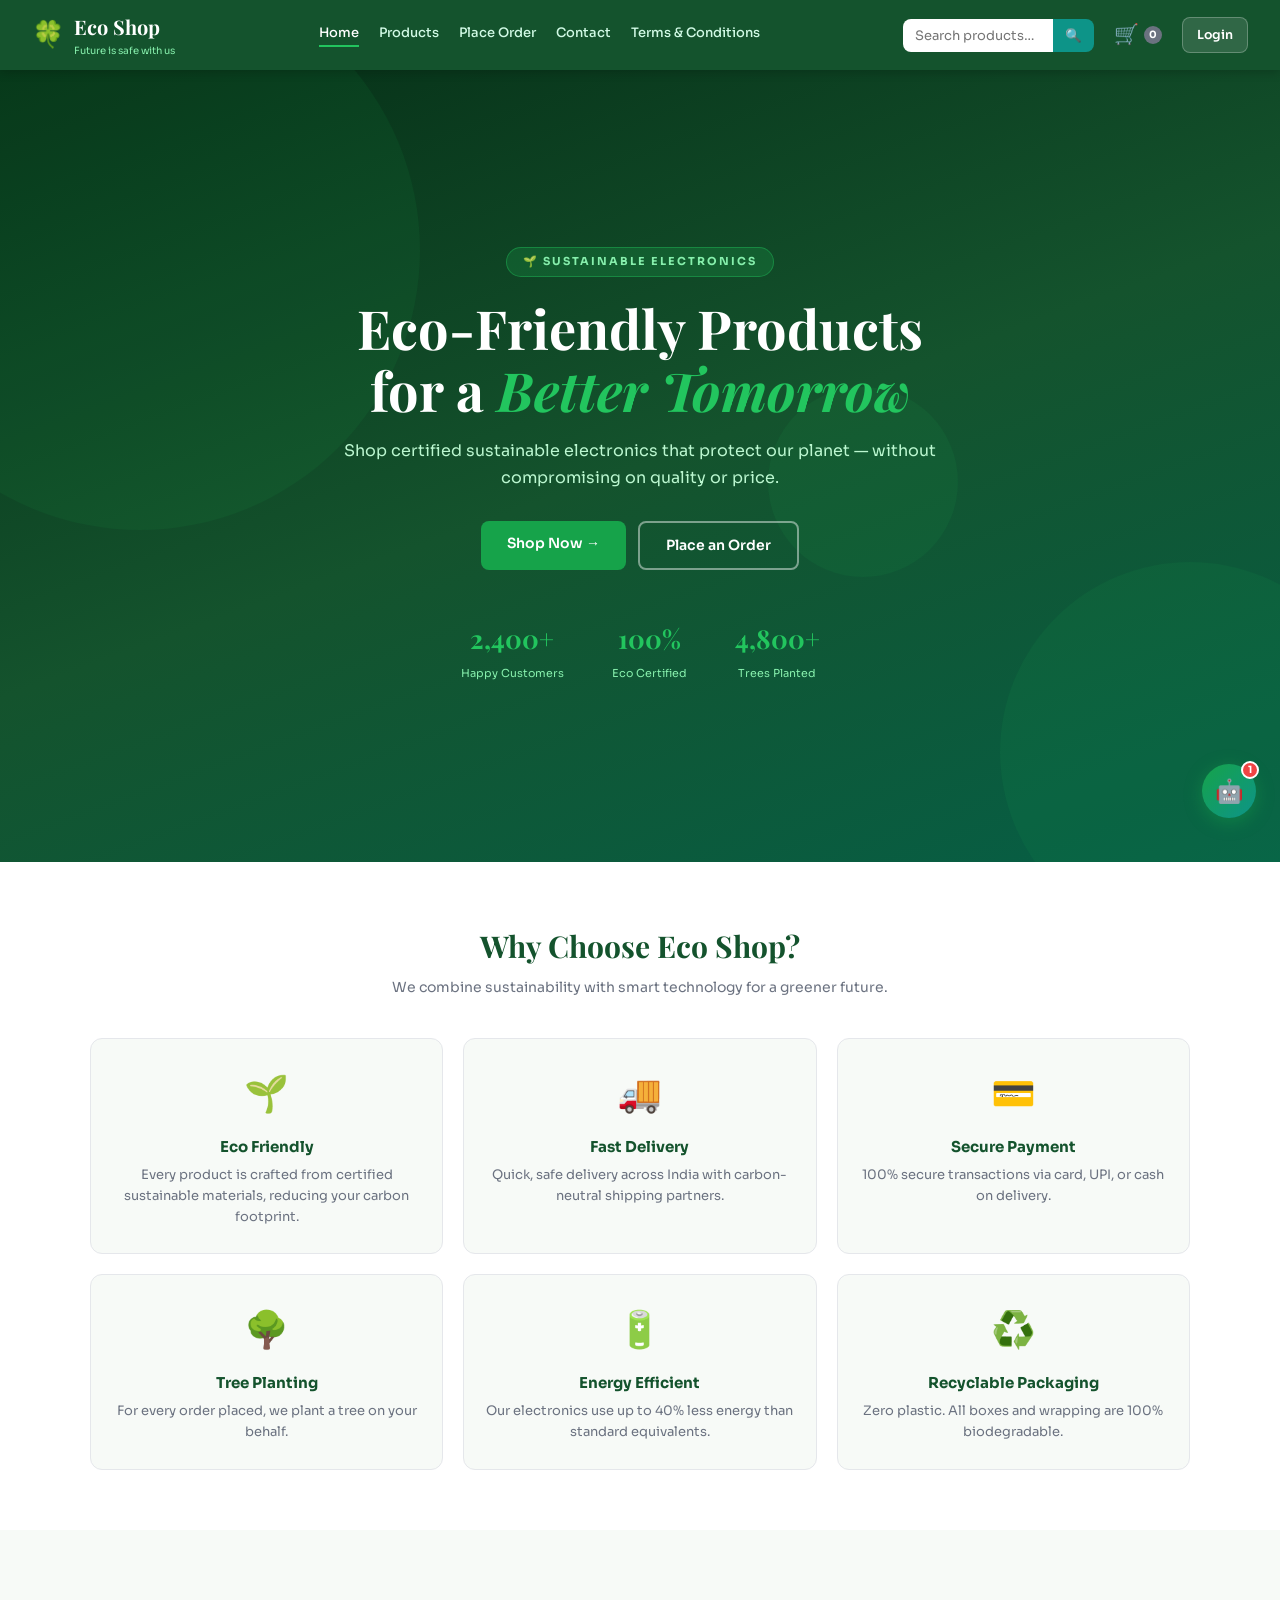
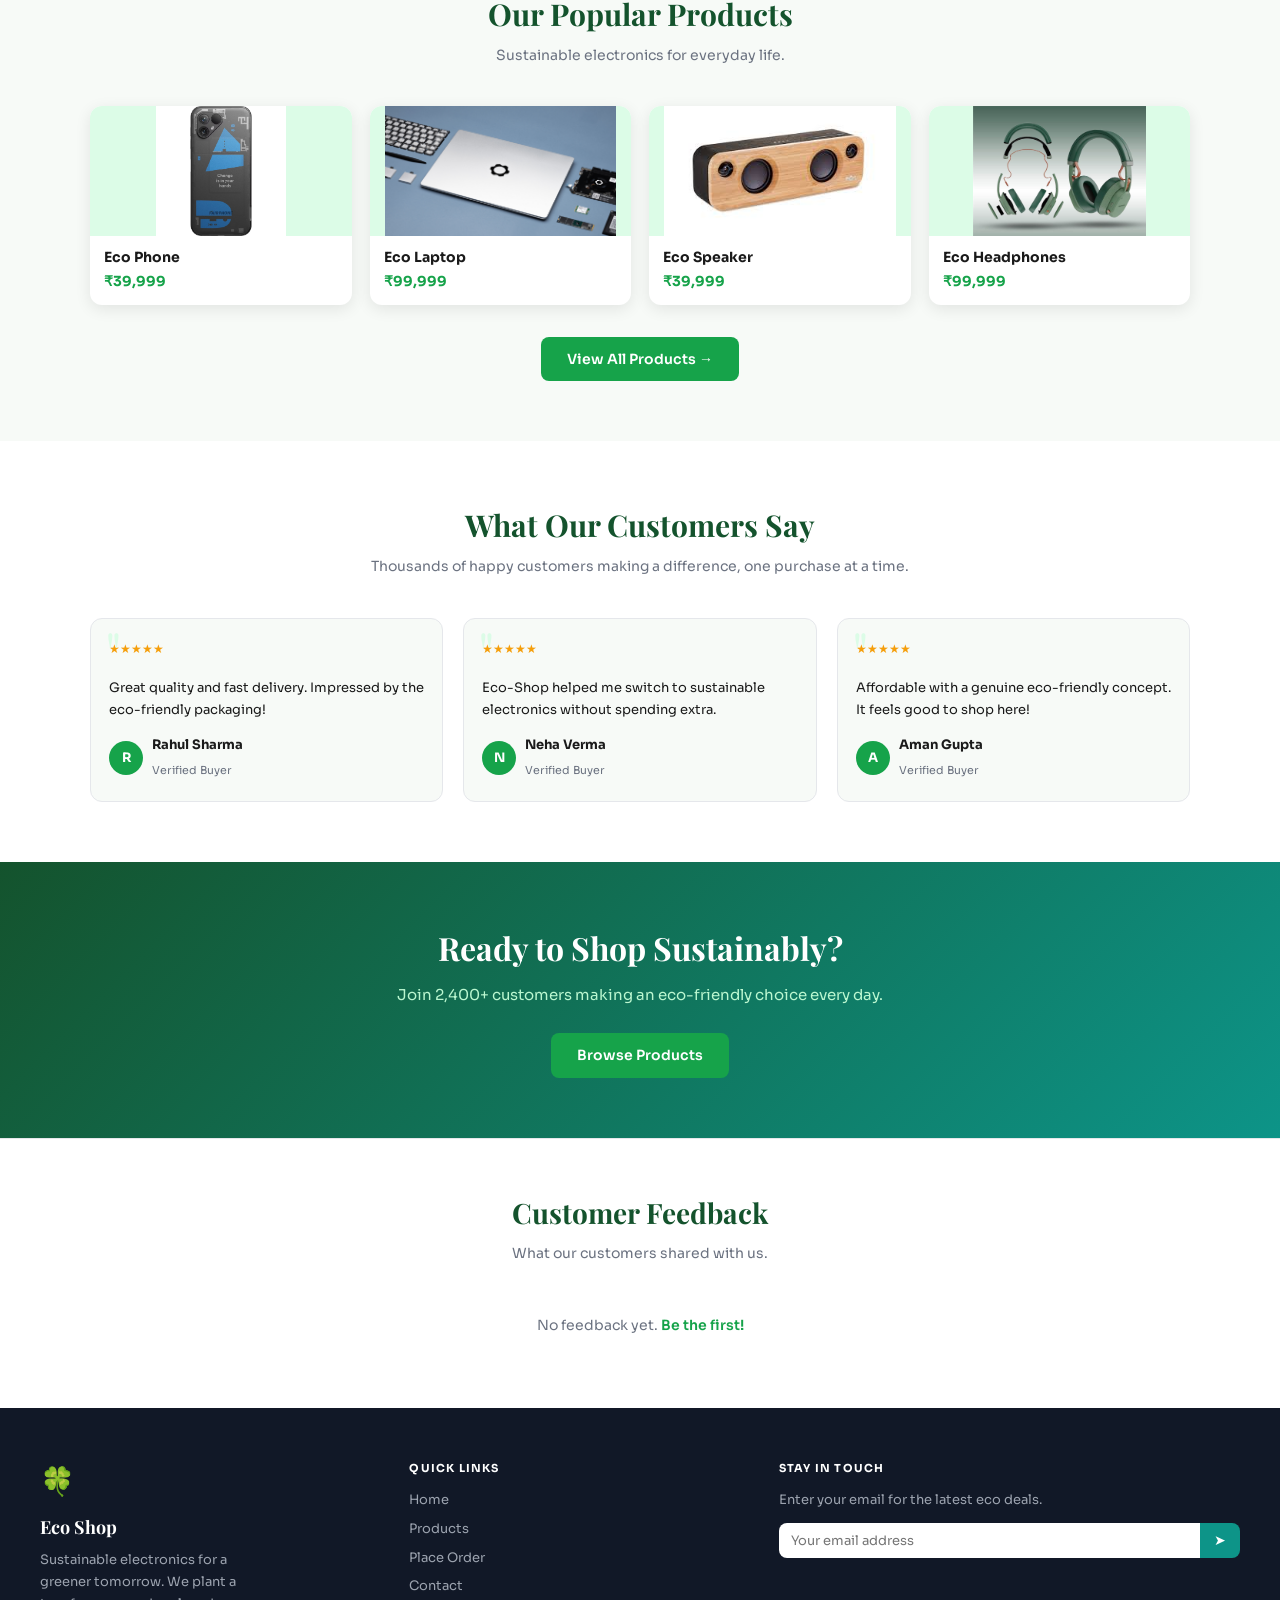
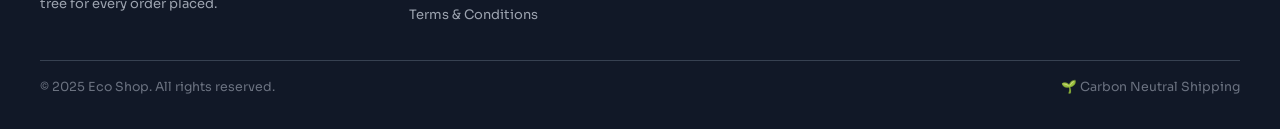
<file: index.html>
<!DOCTYPE html>
<html lang="en">
<head>
  <meta charset="UTF-8">
  <meta name="viewport" content="width=device-width, initial-scale=1.0">
  <meta name="description" content="Eco Shop — certified sustainable electronics. Eco-friendly phones, laptops, speakers and headphones. We plant a tree for every order.">
  <title>Eco Shop | Home</title>
  <link rel="stylesheet" href="style.css">
</head>
<body>

<header>
  <div class="header-container">
    <a href="index.html" class="logo">
      <span class="logo-icon">🍀</span>
      <div><h2>Eco Shop</h2><p>Future is safe with us</p></div>
    </a>
    <nav class="nav-menu" id="nav-menu">
      <a href="index.html">Home</a>
      <a href="products.html">Products</a>
      <a href="order.html">Place Order</a>
      <a href="contact.html">Contact</a>
      <a href="terms.html">Terms &amp; Conditions</a>
    </nav>
    <div class="header-right">
      <div class="search-box">
        <input type="text" id="header-search" placeholder="Search products…">
        <button id="header-search-btn">🔍</button>
      </div>
      <a href="order.html" class="cart-icon-btn" id="cart-icon-link" title="View cart">
        🛒 <span class="cart-badge" id="cart-badge">0</span>
      </a>
      <a href="login.html" class="header-login-btn" id="account-btn">Login</a>
      <button class="hamburger" id="hamburger" aria-label="Toggle menu">
        <span></span><span></span><span></span>
      </button>
    </div>
  </div>
</header>

<main>

  <section class="hero">
    <div class="hero-bg-shapes"><span></span><span></span><span></span></div>
    <div class="hero-content">
      <div class="hero-badge">🌱 Sustainable Electronics</div>
      <h1>Eco-Friendly Products for a <em>Better Tomorrow</em></h1>
      <p>Shop certified sustainable electronics that protect our planet — without compromising on quality or price.</p>
      <div class="hero-actions">
        <a href="products.html" class="btn btn-primary">Shop Now →</a>
        <a href="order.html" class="btn-outline">Place an Order</a>
      </div>
    </div>
    <div class="hero-stats">
      <div class="stat"><strong>2,400+</strong><span>Happy Customers</span></div>
      <div class="stat"><strong>100%</strong><span>Eco Certified</span></div>
      <div class="stat"><strong>4,800+</strong><span>Trees Planted</span></div>
    </div>
  </section>

  <section class="section section-white">
    <div class="wrap">
      <div class="section-title">
        <h2>Why Choose Eco Shop?</h2>
        <p>We combine sustainability with smart technology for a greener future.</p>
      </div>
      <div class="grid-3">
        <div class="feature-card"><span class="icon">🌱</span><h3>Eco Friendly</h3><p>Every product is crafted from certified sustainable materials, reducing your carbon footprint.</p></div>
        <div class="feature-card"><span class="icon">🚚</span><h3>Fast Delivery</h3><p>Quick, safe delivery across India with carbon-neutral shipping partners.</p></div>
        <div class="feature-card"><span class="icon">💳</span><h3>Secure Payment</h3><p>100% secure transactions via card, UPI, or cash on delivery.</p></div>
        <div class="feature-card"><span class="icon">🌳</span><h3>Tree Planting</h3><p>For every order placed, we plant a tree on your behalf.</p></div>
        <div class="feature-card"><span class="icon">🔋</span><h3>Energy Efficient</h3><p>Our electronics use up to 40% less energy than standard equivalents.</p></div>
        <div class="feature-card"><span class="icon">♻️</span><h3>Recyclable Packaging</h3><p>Zero plastic. All boxes and wrapping are 100% biodegradable.</p></div>
      </div>
    </div>
  </section>

  <section class="section">
    <div class="wrap">
      <div class="section-title">
        <h2>Our Popular Products</h2>
        <p>Sustainable electronics for everyday life.</p>
      </div>
      <div class="grid-4" style="margin-bottom:32px">
        <a href="products.html" class="preview-card"><div class="preview-thumb"><img src="images/phone.jpeg" alt="Eco Phone"></div><h4>Eco Phone</h4><p>₹39,999</p></a>
        <a href="products.html" class="preview-card"><div class="preview-thumb"><img src="images/laptop.jpg" alt="Eco Laptop"></div><h4>Eco Laptop</h4><p>₹99,999</p></a>
        <a href="products.html" class="preview-card"><div class="preview-thumb"><img src="images/speaker.jpeg" alt="Eco Speaker"></div><h4>Eco Speaker</h4><p>₹39,999</p></a>
        <a href="products.html" class="preview-card"><div class="preview-thumb"><img src="images/headphon.jpg" alt="Eco Headphones"></div><h4>Eco Headphones</h4><p>₹99,999</p></a>
      </div>
      <div class="center-text"><a href="products.html" class="btn btn-primary">View All Products →</a></div>
    </div>
  </section>

  <section class="section section-white">
    <div class="wrap">
      <div class="section-title">
        <h2>What Our Customers Say</h2>
        <p>Thousands of happy customers making a difference, one purchase at a time.</p>
      </div>
      <div class="grid-3">
        <div class="review-card"><div class="stars">★★★★★</div><p>Great quality and fast delivery. Impressed by the eco-friendly packaging!</p><div class="reviewer"><div class="avatar">R</div><div><strong>Rahul Sharma</strong><span>Verified Buyer</span></div></div></div>
        <div class="review-card"><div class="stars">★★★★★</div><p>Eco-Shop helped me switch to sustainable electronics without spending extra.</p><div class="reviewer"><div class="avatar">N</div><div><strong>Neha Verma</strong><span>Verified Buyer</span></div></div></div>
        <div class="review-card"><div class="stars">★★★★★</div><p>Affordable with a genuine eco-friendly concept. It feels good to shop here!</p><div class="reviewer"><div class="avatar">A</div><div><strong>Aman Gupta</strong><span>Verified Buyer</span></div></div></div>
      </div>
    </div>
  </section>

  <section class="cta-banner">
    <h2>Ready to Shop Sustainably?</h2>
    <p>Join 2,400+ customers making an eco-friendly choice every day.</p>
    <a href="products.html" class="btn btn-primary">Browse Products</a>
  </section>

  <section class="feedback-section">
    <h2>Customer Feedback</h2>
    <p>What our customers shared with us.</p>
    <div class="feedback-list" id="feedback-list"></div>
  </section>

</main>

<footer class="footer">
  <div class="footer-container">
    <div class="footer-brand">
      <div class="logo-icon">🍀</div>
      <h3>Eco Shop</h3>
      <p>Sustainable electronics for a greener tomorrow. We plant a tree for every order placed.</p>
    </div>
    <div class="footer-col">
      <h4>Quick Links</h4>
      <ul>
        <li><a href="index.html">Home</a></li>
        <li><a href="products.html">Products</a></li>
        <li><a href="order.html">Place Order</a></li>
        <li><a href="contact.html">Contact</a></li>
        <li><a href="terms.html">Terms &amp; Conditions</a></li>
      </ul>
    </div>
    <div class="footer-col">
      <h4>Stay in Touch</h4>
      <p>Enter your email for the latest eco deals.</p>
      <div class="subscribe-box">
        <input type="email" placeholder="Your email address">
        <button>➤</button>
      </div>
    </div>
  </div>
  <div class="footer-bottom">
    <span>© 2025 Eco Shop. All rights reserved.</span>
    <span>🌱 Carbon Neutral Shipping</span>
  </div>
</footer>

<script src="main.js"></script>
</body>
</html>
</file>
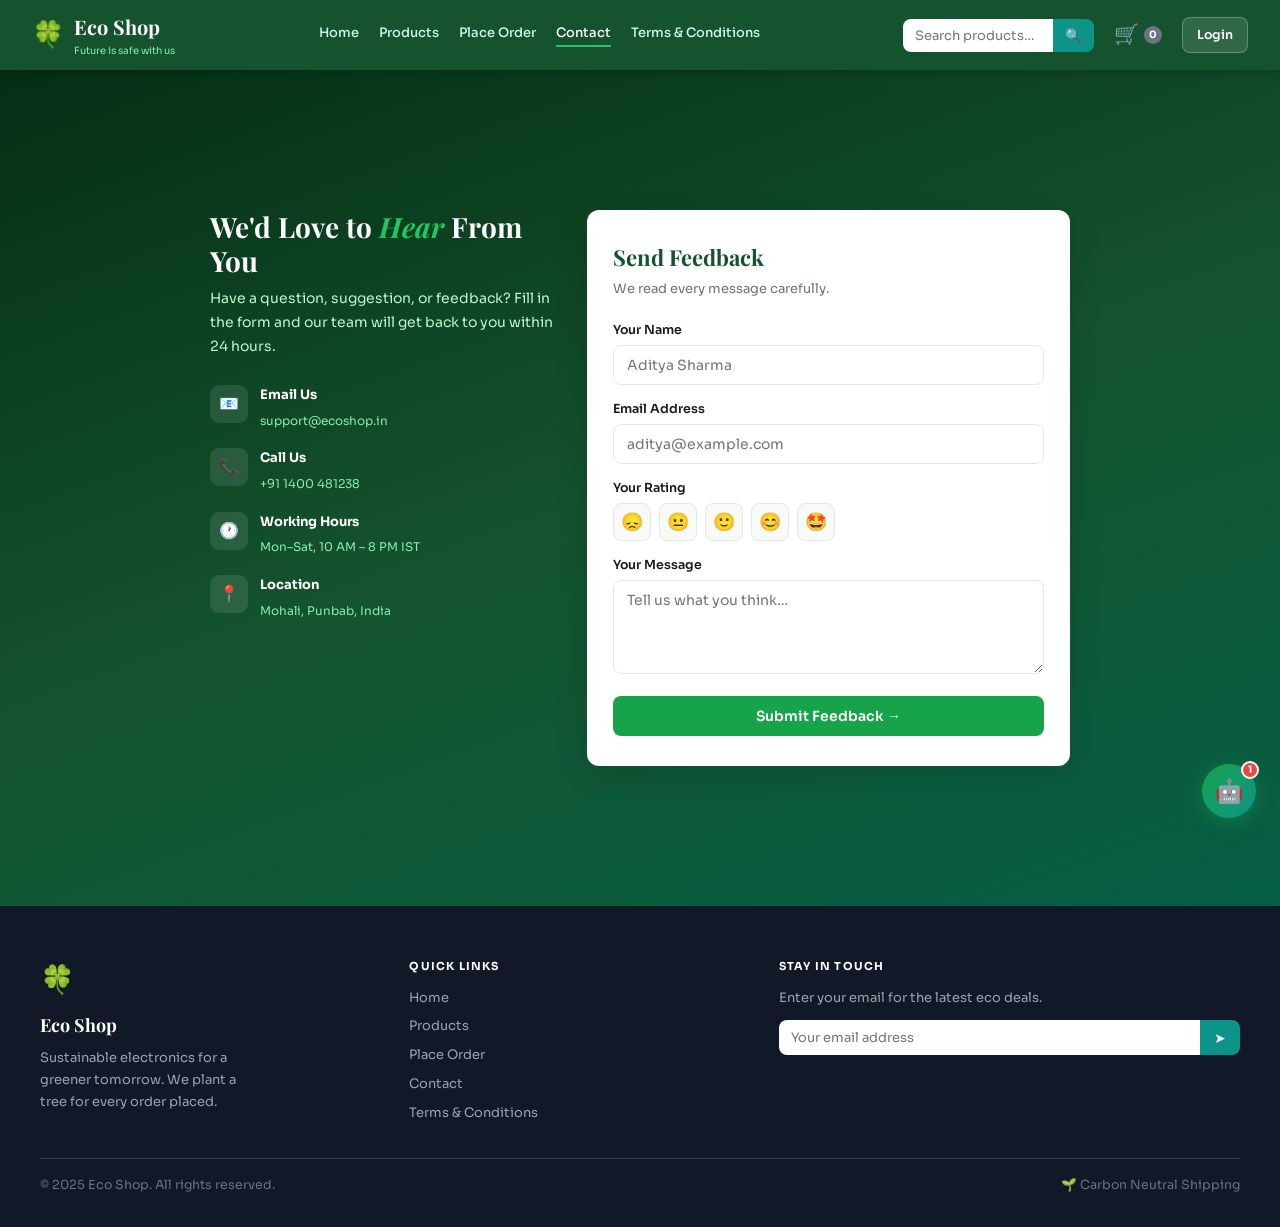
<file: contact.html>
<!DOCTYPE html>
<html lang="en">
<head>
  <meta charset="UTF-8">
  <meta name="viewport" content="width=device-width, initial-scale=1.0">
  <meta name="description" content="Contact Eco Shop. Send us feedback, questions or suggestions — our team replies within 24 hours.">
  <title>Eco Shop | Contact Us</title>
  <link rel="stylesheet" href="style.css">
</head>
<body>

<header>
  <div class="header-container">
    <a href="index.html" class="logo">
      <span class="logo-icon">🍀</span>
      <div><h2>Eco Shop</h2><p>Future is safe with us</p></div>
    </a>
    <nav class="nav-menu" id="nav-menu">
      <a href="index.html">Home</a>
      <a href="products.html">Products</a>
      <a href="order.html">Place Order</a>
      <a href="contact.html">Contact</a>
      <a href="terms.html">Terms &amp; Conditions</a>
    </nav>
    <div class="header-right">
      <div class="search-box">
        <input type="text" id="header-search" placeholder="Search products…">
        <button id="header-search-btn">🔍</button>
      </div>
      <a href="order.html" class="cart-icon-btn" id="cart-icon-link" title="View cart">
        🛒 <span class="cart-badge" id="cart-badge">0</span>
      </a>
      <a href="login.html" class="header-login-btn" id="account-btn">Login</a>
      <button class="hamburger" id="hamburger" aria-label="Toggle menu">
        <span></span><span></span><span></span>
      </button>
    </div>
  </div>
</header>

<div class="contact-wrapper">
  <div class="contact-layout">

    <div class="contact-info-panel">
      <h2>We'd Love to <em>Hear</em> From You</h2>
      <p>Have a question, suggestion, or feedback? Fill in the form and our team will get back to you within 24 hours.</p>
      <div class="info-row">
        <div class="info-icon">📧</div>
        <div><strong>Email Us</strong><span>support@ecoshop.in</span></div>
      </div>
      <div class="info-row">
        <div class="info-icon">📞</div>
        <div><strong>Call Us</strong><span>+91 1400 481238</span></div>
      </div>
      <div class="info-row">
        <div class="info-icon">🕐</div>
        <div><strong>Working Hours</strong><span>Mon–Sat, 10 AM – 8 PM IST</span></div>
      </div>
      <div class="info-row">
        <div class="info-icon">📍</div>
        <div><strong>Location</strong><span>Mohali, Punbab, India</span></div>
      </div>
    </div>

    <div class="form-card">
      <div id="feedback-form">
        <h2>Send Feedback</h2>
        <p class="subtitle">We read every message carefully.</p>

        <div class="form-group">
          <label for="feedback-name">Your Name</label>
          <input type="text" id="feedback-name" placeholder="Aditya Sharma">
          <span class="error-text">Please enter your name.</span>
        </div>

        <div class="form-group">
          <label for="feedback-email">Email Address</label>
          <input type="email" id="feedback-email" placeholder="aditya@example.com">
          <span class="error-text">Please enter a valid email.</span>
        </div>

        <div class="form-group">
          <label>Your Rating</label>
          <div class="rating-row">
            <button type="button" title="Poor">😞</button>
            <button type="button" title="Fair">😐</button>
            <button type="button" title="Good">🙂</button>
            <button type="button" title="Great">😊</button>
            <button type="button" title="Excellent">🤩</button>
          </div>
        </div>

        <div class="form-group">
          <label for="feedback-message">Your Message</label>
          <textarea id="feedback-message" placeholder="Tell us what you think…" rows="4"></textarea>
          <span class="error-text">Please enter your message.</span>
        </div>

        <button class="btn btn-primary btn-full" onclick="submitFeedback()">Submit Feedback →</button>
      </div>

      <div class="success-block" id="feedback-success">
        <span class="success-icon">✅</span>
        <h3>Thank You!</h3>
        <p>Your feedback has been received. Redirecting to home page…</p>
      </div>
    </div>

  </div>
</div>

<footer class="footer">
  <div class="footer-container">
    <div class="footer-brand">
      <div class="logo-icon">🍀</div>
      <h3>Eco Shop</h3>
      <p>Sustainable electronics for a greener tomorrow. We plant a tree for every order placed.</p>
    </div>
    <div class="footer-col">
      <h4>Quick Links</h4>
      <ul>
        <li><a href="index.html">Home</a></li>
        <li><a href="products.html">Products</a></li>
        <li><a href="order.html">Place Order</a></li>
        <li><a href="contact.html">Contact</a></li>
        <li><a href="terms.html">Terms &amp; Conditions</a></li>
      </ul>
    </div>
    <div class="footer-col">
      <h4>Stay in Touch</h4>
      <p>Enter your email for the latest eco deals.</p>
      <div class="subscribe-box">
        <input type="email" placeholder="Your email address">
        <button>➤</button>
      </div>
    </div>
  </div>
  <div class="footer-bottom">
    <span>© 2025 Eco Shop. All rights reserved.</span>
    <span>🌱 Carbon Neutral Shipping</span>
  </div>
</footer>

<script src="main.js"></script>
</body>
</html>
</file>
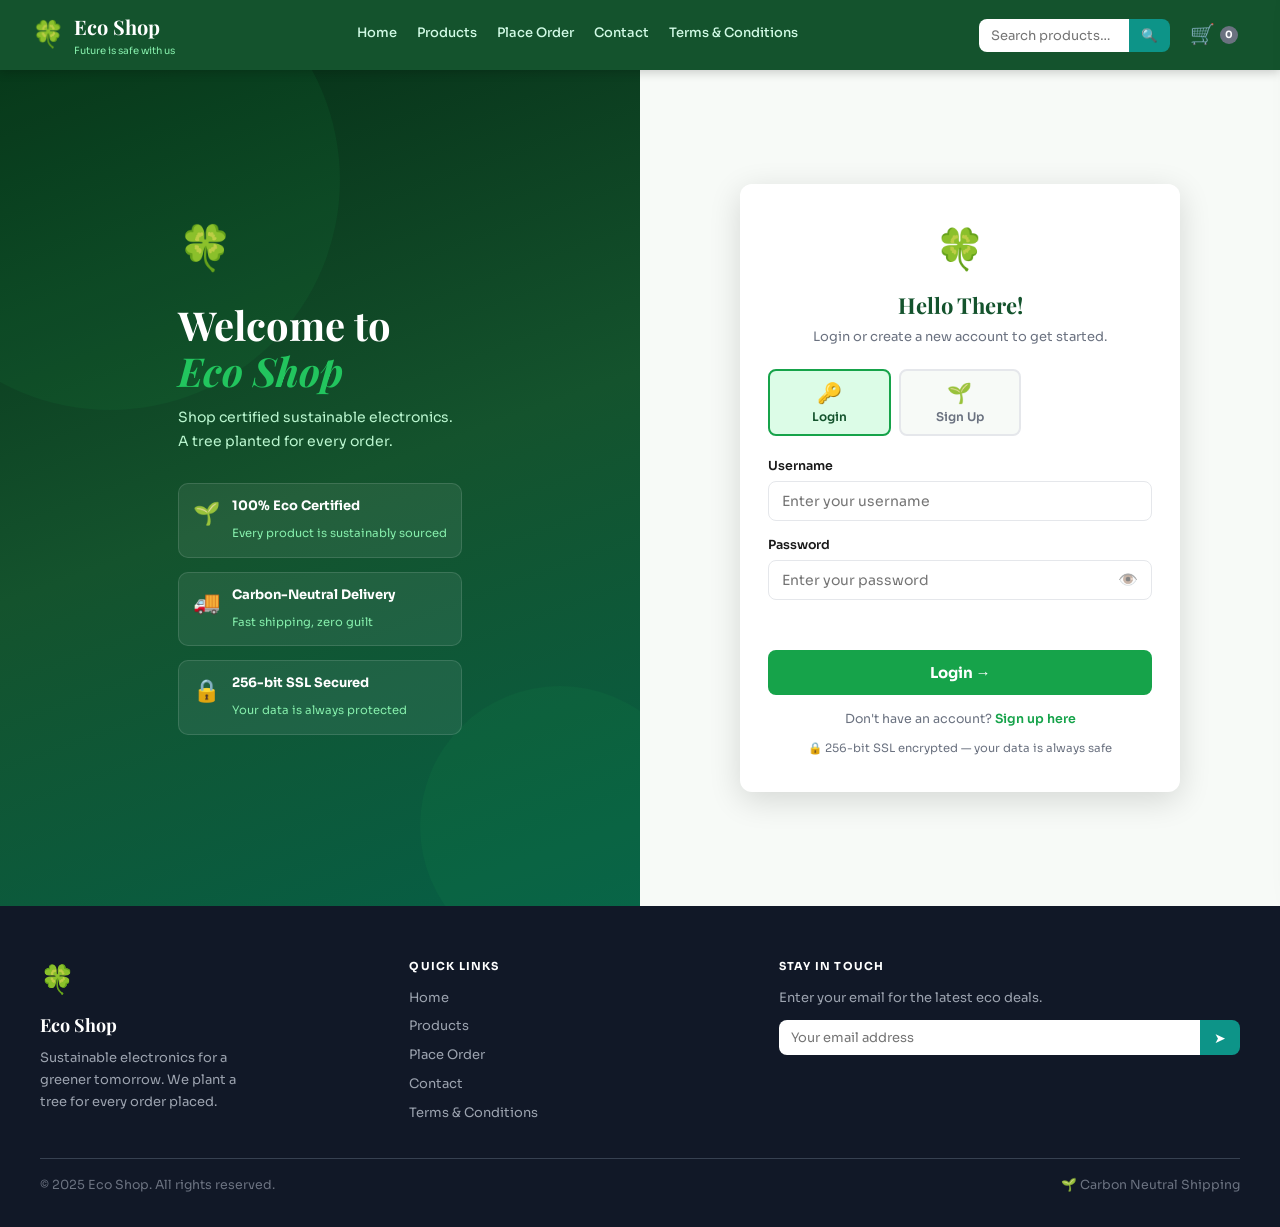
<file: login.html>
<!DOCTYPE html>
<html lang="en">
<head>
  <meta charset="UTF-8">
  <meta name="viewport" content="width=device-width, initial-scale=1.0">
  <meta name="description" content="Login or create your Eco Shop account to start shopping sustainable electronics.">
  <title>Eco Shop | Login / Sign Up</title>
  <link rel="stylesheet" href="style.css">
</head>
<body>

<header>
  <div class="header-container">
    <a href="index.html" class="logo">
      <span class="logo-icon">🍀</span>
      <div><h2>Eco Shop</h2><p>Future is safe with us</p></div>
    </a>
    <nav class="nav-menu" id="nav-menu">
      <a href="index.html">Home</a>
      <a href="products.html">Products</a>
      <a href="order.html">Place Order</a>
      <a href="contact.html">Contact</a>
      <a href="terms.html">Terms &amp; Conditions</a>
    </nav>
    <div class="header-right">
      <div class="search-box">
        <input type="text" id="header-search" placeholder="Search products…">
        <button id="header-search-btn">🔍</button>
      </div>
      <a href="order.html" class="cart-icon-btn" id="cart-icon-link" title="View cart">
        🛒 <span class="cart-badge" id="cart-badge">0</span>
      </a>
      <button class="hamburger" id="hamburger" aria-label="Toggle menu">
        <span></span><span></span><span></span>
      </button>
    </div>
  </div>
</header>

<!-- CART QUICK-VIEW PANEL -->
<div class="cart-quickview-overlay" id="cart-overlay" onclick="closeCartQuickview()"></div>
<div class="cart-quickview-panel" id="cart-panel">
  <div class="cqv-header">
    <h3>🛒 Your Cart</h3>
    <button class="cqv-close" onclick="closeCartQuickview()">✕</button>
  </div>
  <div class="cqv-body" id="cqv-body"></div>
  <div class="cqv-footer">
    <a href="order.html" class="btn btn-primary btn-full">Proceed to Order →</a>
  </div>
</div>

<div class="auth-split-wrapper">

  <!-- LEFT PANEL -->
  <div class="auth-left-panel">
    <div class="auth-left-content">
      <div class="auth-brand-logo">🍀</div>
      <h1>Welcome to<br><em>Eco Shop</em></h1>
      <p>Shop certified sustainable electronics.<br>A tree planted for every order.</p>

      <div class="auth-perks">
        <div class="auth-perk">
          <span>🌱</span>
          <div><strong>100% Eco Certified</strong><small>Every product is sustainably sourced</small></div>
        </div>
        <div class="auth-perk">
          <span>🚚</span>
          <div><strong>Carbon-Neutral Delivery</strong><small>Fast shipping, zero guilt</small></div>
        </div>
        <div class="auth-perk">
          <span>🔒</span>
          <div><strong>256-bit SSL Secured</strong><small>Your data is always protected</small></div>
        </div>
      </div>
    </div>
  </div>

  <!-- RIGHT PANEL -->
  <div class="auth-right-panel">
    <div class="auth-card">

      <div class="auth-header">
        <div class="auth-header-icon">🍀</div>
        <h2>Hello There!</h2>
        <p>Login or create a new account to get started.</p>
      </div>

      <div class="method-tabs">
        <button class="method-tab active" onclick="showAuthTab('login', this)">
          <span class="tab-icon">🔑</span>Login
        </button>
        <button class="method-tab" onclick="showAuthTab('signup', this)">
          <span class="tab-icon">🌱</span>Sign Up
        </button>
      </div>

      <div class="auth-tab-section active" id="login">
        <div class="form-group">
          <label for="login-username">Username</label>
          <input type="text" id="login-username" placeholder="Enter your username" autocomplete="username">
        </div>
        <div class="form-group">
          <label for="login-password">Password</label>
          <div class="pw-wrapper">
            <input type="password" id="login-password" placeholder="Enter your password" autocomplete="current-password">
            <button class="pw-toggle" type="button" onclick="togglePw('login-password', this)">👁️</button>
          </div>
        </div>
        <p class="auth-error" id="login-error"></p>
        <button class="pay-btn" onclick="submitLogin()">Login →</button>
        <p class="auth-switch-note">Don't have an account?
          <a href="#" onclick="switchToTab('signup');return false;">Sign up here</a>
        </p>
      </div>

      <div class="auth-tab-section" id="signup">
        <div class="form-group">
          <label for="signup-username">Username</label>
          <input type="text" id="signup-username" placeholder="Choose a username (min 3 chars)" autocomplete="username">
        </div>
        <div class="form-group">
          <label for="signup-email">Email Address</label>
          <input type="email" id="signup-email" placeholder="your@email.com" autocomplete="email">
        </div>
        <div class="form-group">
          <label for="signup-password">Password</label>
          <div class="pw-wrapper">
            <input type="password" id="signup-password" placeholder="At least 6 characters" autocomplete="new-password">
            <button class="pw-toggle" type="button" onclick="togglePw('signup-password', this)">👁️</button>
          </div>
        </div>
        <div class="two-col">
          <div class="form-group">
            <label for="signup-phone">Contact Number</label>
            <input type="tel" id="signup-phone" placeholder="9876543210" maxlength="10" autocomplete="tel">
          </div>
          <div class="form-group">
            <label for="signup-dob">Date of Birth</label>
            <input type="date" id="signup-dob" autocomplete="bday">
          </div>
        </div>

      </div>

      <div class="secure-note">🔒 256-bit SSL encrypted — your data is always safe</div>
    </div>
  </div>

</div>

<footer class="footer">
  <div class="footer-container">
    <div class="footer-brand">
      <div class="logo-icon">🍀</div>
      <h3>Eco Shop</h3>
      <p>Sustainable electronics for a greener tomorrow. We plant a tree for every order placed.</p>
    </div>
    <div class="footer-col">
      <h4>Quick Links</h4>
      <ul>
        <li><a href="index.html">Home</a></li>
        <li><a href="products.html">Products</a></li>
        <li><a href="order.html">Place Order</a></li>
        <li><a href="contact.html">Contact</a></li>
        <li><a href="terms.html">Terms &amp; Conditions</a></li>
      </ul>
    </div>
    <div class="footer-col">
      <h4>Stay in Touch</h4>
      <p>Enter your email for the latest eco deals.</p>
      <div class="subscribe-box">
        <input type="email" placeholder="Your email address">
        <button>➤</button>
      </div>
    </div>
  </div>
  <div class="footer-bottom">
    <span>© 2025 Eco Shop. All rights reserved.</span>
    <span>🌱 Carbon Neutral Shipping</span>
  </div>
</footer>

<script src="main.js"></script>
</body>
</html>
</file>
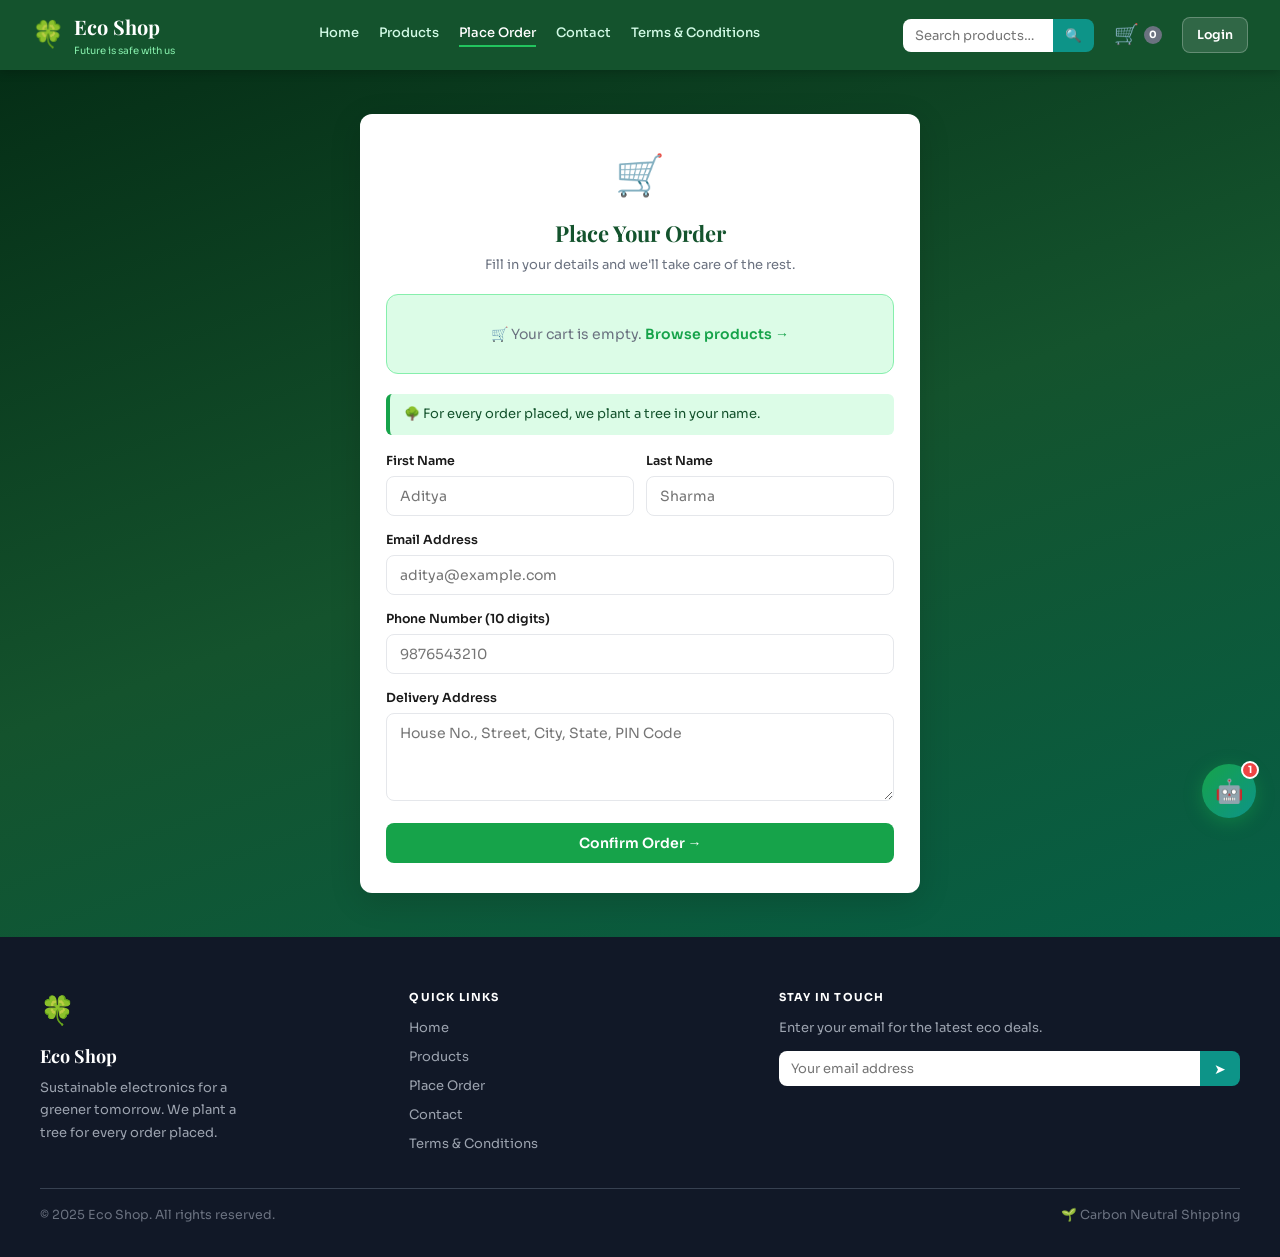
<file: order.html>
<!DOCTYPE html>
<html lang="en">
<head>
  <meta charset="UTF-8">
  <meta name="viewport" content="width=device-width, initial-scale=1.0">
  <meta name="description" content="Place your order at Eco Shop. Review your cart and confirm your delivery details.">
  <title>Eco Shop | Place Order</title>
  <link rel="stylesheet" href="style.css">
</head>
<body>

<header>
  <div class="header-container">
    <a href="index.html" class="logo">
      <span class="logo-icon">🍀</span>
      <div><h2>Eco Shop</h2><p>Future is safe with us</p></div>
    </a>
    <nav class="nav-menu" id="nav-menu">
      <a href="index.html">Home</a>
      <a href="products.html">Products</a>
      <a href="order.html">Place Order</a>
      <a href="contact.html">Contact</a>
      <a href="terms.html">Terms &amp; Conditions</a>
    </nav>
    <div class="header-right">
      <div class="search-box">
        <input type="text" id="header-search" placeholder="Search products…">
        <button id="header-search-btn">🔍</button>
      </div>
      <a href="order.html" class="cart-icon-btn" id="cart-icon-link" title="View cart">
        🛒 <span class="cart-badge" id="cart-badge">0</span>
      </a>
      <a href="login.html" class="header-login-btn" id="account-btn">Login</a>
      <button class="hamburger" id="hamburger" aria-label="Toggle menu">
        <span></span><span></span><span></span>
      </button>
    </div>
  </div>
</header>

<div class="order-wrapper">
  <div class="order-card">
    <div class="form-card">

      <div id="order-form-section">
        <div class="order-header-icon">🛒</div>
        <h2 style="text-align:center;font-family:'Playfair Display',serif;color:var(--dark)">Place Your Order</h2>
        <p class="subtitle" style="text-align:center;color:var(--muted);font-size:13px;margin-bottom:18px">Fill in your details and we'll take care of the rest.</p>

        <div id="cart-summary-box" class="cart-summary-box"></div>

        <div class="eco-note">🌳 For every order placed, we plant a tree in your name.</div>

        <div class="two-col">
          <div class="form-group">
            <label for="order-fname">First Name</label>
            <input type="text" id="order-fname" placeholder="Aditya">
            <span class="error-text">Please enter your first name.</span>
          </div>
          <div class="form-group">
            <label for="order-lname">Last Name</label>
            <input type="text" id="order-lname" placeholder="Sharma">
            <span class="error-text">Please enter your last name.</span>
          </div>
        </div>

        <div class="form-group">
          <label for="order-email">Email Address</label>
          <input type="email" id="order-email" placeholder="aditya@example.com">
          <span class="error-text">Please enter a valid email address.</span>
        </div>

        <div class="form-group">
          <label for="order-phone">Phone Number (10 digits)</label>
          <input type="tel" id="order-phone" placeholder="9876543210" maxlength="10">
          <span class="error-text">Please enter a valid 10-digit phone number.</span>
        </div>

        <div class="form-group">
          <label for="order-address">Delivery Address</label>
          <textarea id="order-address" placeholder="House No., Street, City, State, PIN Code" rows="3"></textarea>
          <span class="error-text">Please enter your delivery address.</span>
        </div>

        <button class="btn btn-primary btn-full" onclick="submitOrder()">Confirm Order →</button>
      </div>

      <div class="success-block" id="order-success">
        <span class="success-icon">🎉</span>
        <h3>Order Confirmed!</h3>
        <p>Thank you! We'll send a confirmation to your email shortly.<br><br>
        🌳 <strong>A tree will be planted in your name!</strong></p>
        <br>
        <a href="payment.html" class="btn btn-primary btn-full">Proceed to Payment →</a>
      </div>

    </div>
  </div>
</div>

<footer class="footer">
  <div class="footer-container">
    <div class="footer-brand">
      <div class="logo-icon">🍀</div>
      <h3>Eco Shop</h3>
      <p>Sustainable electronics for a greener tomorrow. We plant a tree for every order placed.</p>
    </div>
    <div class="footer-col">
      <h4>Quick Links</h4>
      <ul>
        <li><a href="index.html">Home</a></li>
        <li><a href="products.html">Products</a></li>
        <li><a href="order.html">Place Order</a></li>
        <li><a href="contact.html">Contact</a></li>
        <li><a href="terms.html">Terms &amp; Conditions</a></li>
      </ul>
    </div>
    <div class="footer-col">
      <h4>Stay in Touch</h4>
      <p>Enter your email for the latest eco deals.</p>
      <div class="subscribe-box">
        <input type="email" placeholder="Your email address">
        <button>➤</button>
      </div>
    </div>
  </div>
  <div class="footer-bottom">
    <span>© 2025 Eco Shop. All rights reserved.</span>
    <span>🌱 Carbon Neutral Shipping</span>
  </div>
</footer>

<script src="main.js"></script>
</body>
</html>
</file>
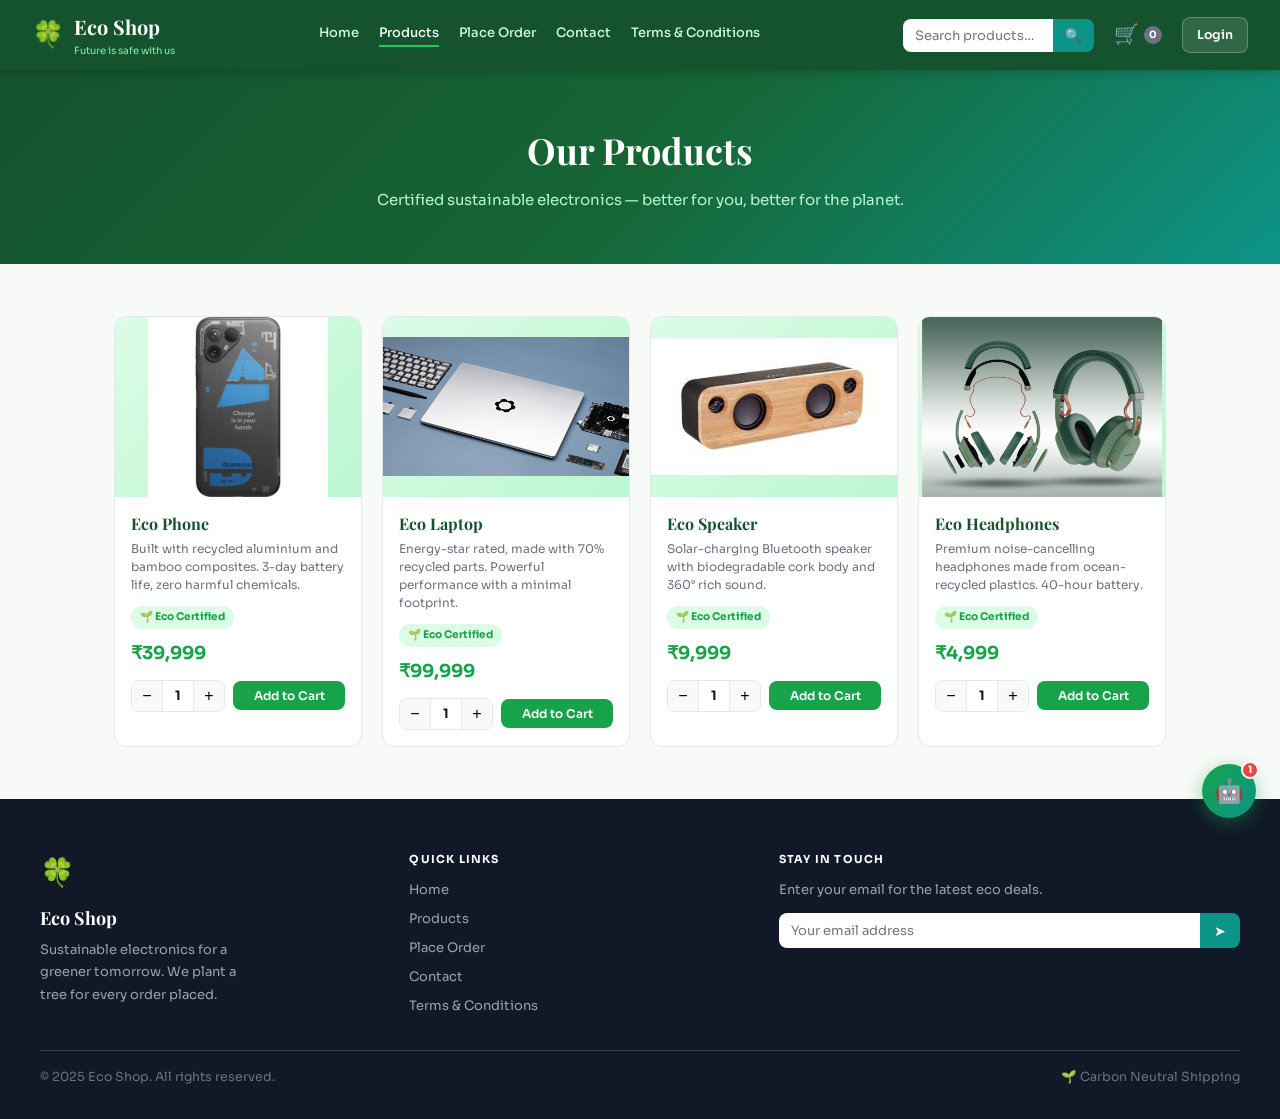
<file: products.html>
<!DOCTYPE html>
<html lang="en">
<head>
  <meta charset="UTF-8">
  <meta name="viewport" content="width=device-width, initial-scale=1.0">
  <meta name="description" content="Browse Eco Shop's certified sustainable electronics — eco phones, laptops, speakers and headphones. All products are eco-certified and built to last.">
  <title>Eco Shop | Products</title>
  <link rel="stylesheet" href="style.css">
</head>
<body>

<header>
  <div class="header-container">
    <a href="index.html" class="logo">
      <span class="logo-icon">🍀</span>
      <div><h2>Eco Shop</h2><p>Future is safe with us</p></div>
    </a>
    <nav class="nav-menu" id="nav-menu">
      <a href="index.html">Home</a>
      <a href="products.html">Products</a>
      <a href="order.html">Place Order</a>
      <a href="contact.html">Contact</a>
      <a href="terms.html">Terms &amp; Conditions</a>
    </nav>
    <div class="header-right">
      <div class="search-box">
        <input type="text" id="header-search" placeholder="Search products…">
        <button id="header-search-btn">🔍</button>
      </div>
      <a href="order.html" class="cart-icon-btn" id="cart-icon-link" title="View cart">
        🛒 <span class="cart-badge" id="cart-badge">0</span>
      </a>
      <a href="login.html" class="header-login-btn" id="account-btn">Login</a>
      <button class="hamburger" id="hamburger" aria-label="Toggle menu">
        <span></span><span></span><span></span>
      </button>
    </div>
  </div>
</header>

<div class="page-hero">
  <h1>Our Products</h1>
  <p>Certified sustainable electronics — better for you, better for the planet.</p>
</div>

<section class="products-section">
  <div class="product-grid">

    <!-- id="card-phone" replaces data-name="Eco Phone" data-price="39999" -->
    <div class="product-card" id="card-phone">
      <div class="product-thumb"><img src="images/phone.jpeg" alt="Eco Phone"></div>
      <div class="product-body">
        <h3>Eco Phone</h3>
        <p class="product-desc">Built with recycled aluminium and bamboo composites. 3-day battery life, zero harmful chemicals.</p>
        <div class="eco-tag">🌱 Eco Certified</div>
        <div class="product-price">₹39,999</div>
        <div class="product-actions">
          <div class="qty-box">
            <button class="qty-minus">−</button>
            <span class="qty-count">1</span>
            <button class="qty-plus">+</button>
          </div>
          <button class="add-to-cart">Add to Cart</button>
        </div>
      </div>
    </div>

    <!-- id="card-laptop" replaces data-name="Eco Laptop" data-price="99999" -->
    <div class="product-card" id="card-laptop">
      <div class="product-thumb"><img src="images/laptop.jpg" alt="Eco Laptop"></div>
      <div class="product-body">
        <h3>Eco Laptop</h3>
        <p class="product-desc">Energy-star rated, made with 70% recycled parts. Powerful performance with a minimal footprint.</p>
        <div class="eco-tag">🌱 Eco Certified</div>
        <div class="product-price">₹99,999</div>
        <div class="product-actions">
          <div class="qty-box">
            <button class="qty-minus">−</button>
            <span class="qty-count">1</span>
            <button class="qty-plus">+</button>
          </div>
          <button class="add-to-cart">Add to Cart</button>
        </div>
      </div>
    </div>

    <!-- id="card-speaker" replaces data-name="Eco Speaker" data-price="39999" -->
    <div class="product-card" id="card-speaker">
      <div class="product-thumb"><img src="images/speaker.jpeg" alt="Eco Speaker"></div>
      <div class="product-body">
        <h3>Eco Speaker</h3>
        <p class="product-desc">Solar-charging Bluetooth speaker with biodegradable cork body and 360° rich sound.</p>
        <div class="eco-tag">🌱 Eco Certified</div>
        <div class="product-price">₹9,999</div>
        <div class="product-actions">
          <div class="qty-box">
            <button class="qty-minus">−</button>
            <span class="qty-count">1</span>
            <button class="qty-plus">+</button>
          </div>
          <button class="add-to-cart">Add to Cart</button>
        </div>
      </div>
    </div>

    <!-- id="card-headphones" replaces data-name="Eco Headphones" data-price="99999" -->
    <div class="product-card" id="card-headphones">
      <div class="product-thumb"><img src="images/headphon.jpg" alt="Eco Headphones"></div>
      <div class="product-body">
        <h3>Eco Headphones</h3>
        <p class="product-desc">Premium noise-cancelling headphones made from ocean-recycled plastics. 40-hour battery.</p>
        <div class="eco-tag">🌱 Eco Certified</div>
        <div class="product-price">₹4,999</div>
        <div class="product-actions">
          <div class="qty-box">
            <button class="qty-minus">−</button>
            <span class="qty-count">1</span>
            <button class="qty-plus">+</button>
          </div>
          <button class="add-to-cart">Add to Cart</button>
        </div>
      </div>
    </div>

  </div>
</section>

<footer class="footer">
  <div class="footer-container">
    <div class="footer-brand">
      <div class="logo-icon">🍀</div>
      <h3>Eco Shop</h3>
      <p>Sustainable electronics for a greener tomorrow. We plant a tree for every order placed.</p>
    </div>
    <div class="footer-col">
      <h4>Quick Links</h4>
      <ul>
        <li><a href="index.html">Home</a></li>
        <li><a href="products.html">Products</a></li>
        <li><a href="order.html">Place Order</a></li>
        <li><a href="contact.html">Contact</a></li>
        <li><a href="terms.html">Terms &amp; Conditions</a></li>
      </ul>
    </div>
    <div class="footer-col">
      <h4>Stay in Touch</h4>
      <p>Enter your email for the latest eco deals.</p>
      <div class="subscribe-box">
        <input type="email" placeholder="Your email address">
        <button>➤</button>
      </div>
    </div>
  </div>
  <div class="footer-bottom">
    <span>© 2025 Eco Shop. All rights reserved.</span>
    <span>🌱 Carbon Neutral Shipping</span>
  </div>
</footer>

<script src="main.js"></script>
</body>
</html>
</file>
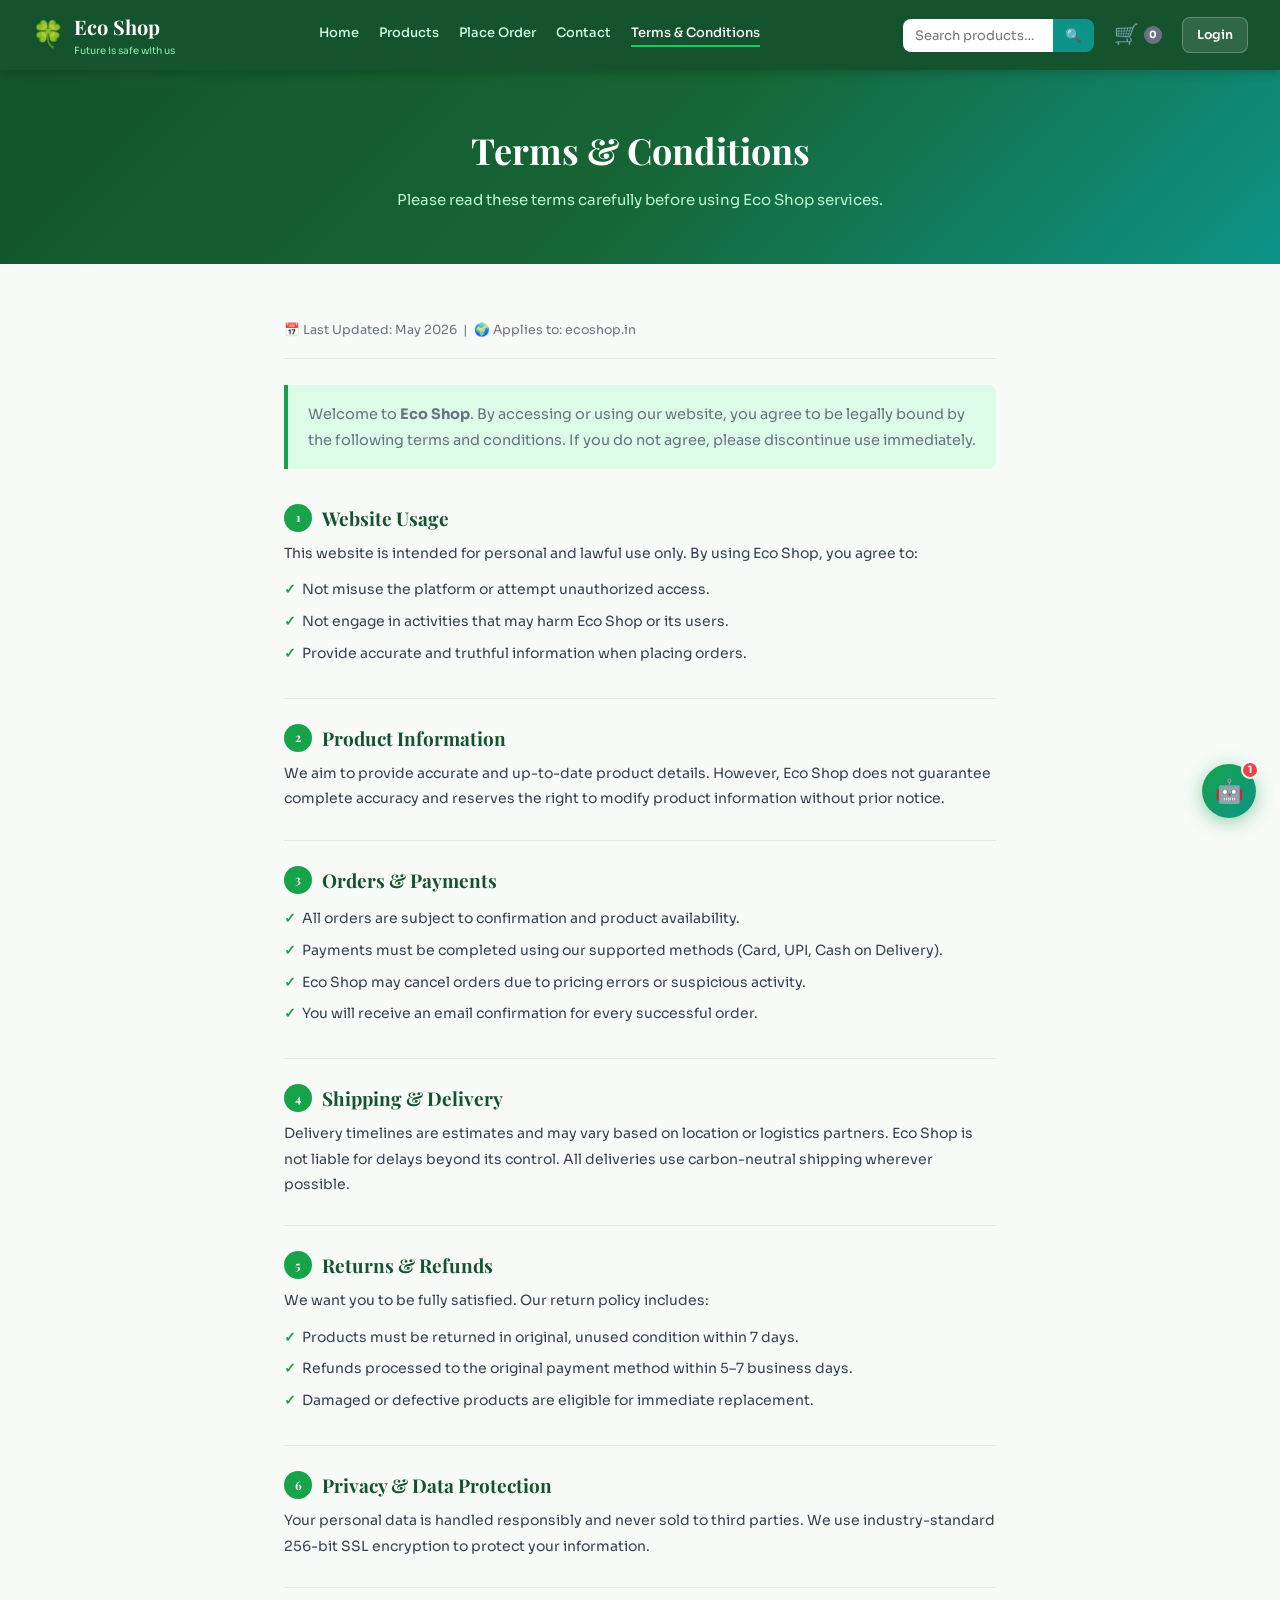
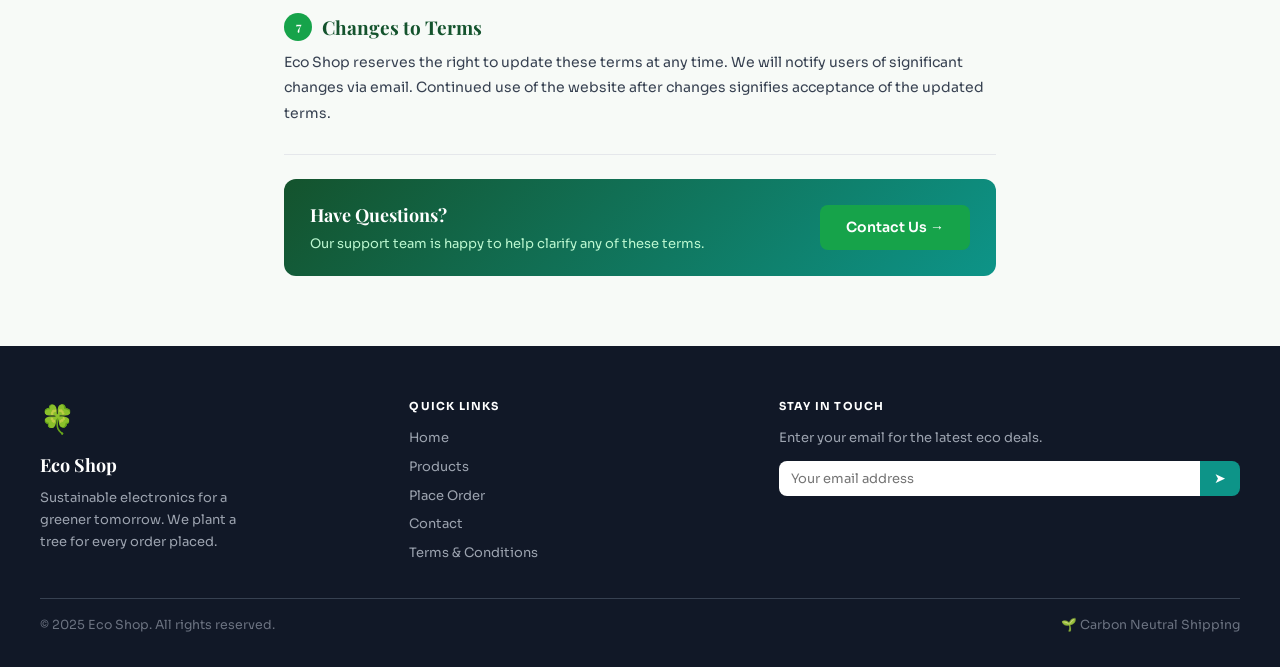
<file: terms.html>
<!DOCTYPE html>
<html lang="en">
<head>
  <meta charset="UTF-8">
  <meta name="viewport" content="width=device-width, initial-scale=1.0">
  <meta name="description" content="Eco Shop Terms & Conditions — usage policy, orders, payments, shipping, returns, and privacy information.">
  <title>Eco Shop | Terms & Conditions</title>
  <link rel="stylesheet" href="style.css">
</head>
<body>

<header>
  <div class="header-container">
    <a href="index.html" class="logo">
      <span class="logo-icon">🍀</span>
      <div><h2>Eco Shop</h2><p>Future is safe with us</p></div>
    </a>
    <nav class="nav-menu" id="nav-menu">
      <a href="index.html">Home</a>
      <a href="products.html">Products</a>
      <a href="order.html">Place Order</a>
      <a href="contact.html">Contact</a>
      <a href="terms.html">Terms & Conditions</a>
    </nav>
    <div class="header-right">
      <div class="search-box">
        <input type="text" id="header-search" placeholder="Search products…">
        <button id="header-search-btn">🔍</button>
      </div>
      <a href="order.html" class="cart-icon-btn" id="cart-icon-link" title="View cart">
        🛒 <span class="cart-badge" id="cart-badge">0</span>
      </a>
      <a href="login.html" class="header-login-btn" id="account-btn">Login</a>
      <button class="hamburger" id="hamburger" aria-label="Toggle menu">
        <span></span><span></span><span></span>
      </button>
    </div>
  </div>
</header>

<div class="page-hero">
  <h1>Terms & Conditions</h1>
  <p>Please read these terms carefully before using Eco Shop services.</p>
</div>

<div class="terms-wrapper">
  <div class="terms-meta">📅 Last Updated: May 2026 &nbsp;|&nbsp; 🌍 Applies to: ecoshop.in</div>

  <p class="terms-intro">
    Welcome to <strong>Eco Shop</strong>. By accessing or using our website, you agree to be legally bound by the following terms and conditions. If you do not agree, please discontinue use immediately.
  </p>

  <div class="terms-block">
    <h2><span class="num-badge">1</span> Website Usage</h2>
    <p>This website is intended for personal and lawful use only. By using Eco Shop, you agree to:</p>
    <ul>
      <li>Not misuse the platform or attempt unauthorized access.</li>
      <li>Not engage in activities that may harm Eco Shop or its users.</li>
      <li>Provide accurate and truthful information when placing orders.</li>
    </ul>
  </div>
  <hr class="divider">

  <div class="terms-block">
    <h2><span class="num-badge">2</span> Product Information</h2>
    <p>We aim to provide accurate and up-to-date product details. However, Eco Shop does not guarantee complete accuracy and reserves the right to modify product information without prior notice.</p>
  </div>
  <hr class="divider">

  <div class="terms-block">
    <h2><span class="num-badge">3</span> Orders & Payments</h2>
    <ul>
      <li>All orders are subject to confirmation and product availability.</li>
      <li>Payments must be completed using our supported methods (Card, UPI, Cash on Delivery).</li>
      <li>Eco Shop may cancel orders due to pricing errors or suspicious activity.</li>
      <li>You will receive an email confirmation for every successful order.</li>
    </ul>
  </div>
  <hr class="divider">

  <div class="terms-block">
    <h2><span class="num-badge">4</span> Shipping & Delivery</h2>
    <p>Delivery timelines are estimates and may vary based on location or logistics partners. Eco Shop is not liable for delays beyond its control. All deliveries use carbon-neutral shipping wherever possible.</p>
  </div>
  <hr class="divider">

  <div class="terms-block">
    <h2><span class="num-badge">5</span> Returns & Refunds</h2>
    <p>We want you to be fully satisfied. Our return policy includes:</p>
    <ul>
      <li>Products must be returned in original, unused condition within 7 days.</li>
      <li>Refunds processed to the original payment method within 5–7 business days.</li>
      <li>Damaged or defective products are eligible for immediate replacement.</li>
    </ul>
  </div>
  <hr class="divider">

  <div class="terms-block">
    <h2><span class="num-badge">6</span> Privacy & Data Protection</h2>
    <p>Your personal data is handled responsibly and never sold to third parties. We use industry-standard 256-bit SSL encryption to protect your information.</p>
  </div>
  <hr class="divider">

  <div class="terms-block">
    <h2><span class="num-badge">7</span> Changes to Terms</h2>
    <p>Eco Shop reserves the right to update these terms at any time. We will notify users of significant changes via email. Continued use of the website after changes signifies acceptance of the updated terms.</p>
  </div>
  <hr class="divider">

  <div class="terms-contact-box">
    <div>
      <h3>Have Questions?</h3>
      <p>Our support team is happy to help clarify any of these terms.</p>
    </div>
    <a href="contact.html" class="btn btn-primary">Contact Us →</a>
  </div>
</div>

<footer class="footer">
  <div class="footer-container">
    <div class="footer-brand">
      <div class="logo-icon">🍀</div>
      <h3>Eco Shop</h3>
      <p>Sustainable electronics for a greener tomorrow. We plant a tree for every order placed.</p>
    </div>
    <div class="footer-col">
      <h4>Quick Links</h4>
      <ul>
        <li><a href="index.html">Home</a></li>
        <li><a href="products.html">Products</a></li>
        <li><a href="order.html">Place Order</a></li>
        <li><a href="contact.html">Contact</a></li>
        <li><a href="terms.html">Terms & Conditions</a></li>
      </ul>
    </div>
    <div class="footer-col">
      <h4>Stay in Touch</h4>
      <p>Enter your email for the latest eco deals.</p>
      <div class="subscribe-box">
        <input type="email" placeholder="Your email address">
        <button>➤</button>
      </div>
    </div>
  </div>
  <div class="footer-bottom">
    <span>© 2025 Eco Shop. All rights reserved.</span>
    <span>🌱 Carbon Neutral Shipping</span>
  </div>
</footer>

<script src="main.js"></script>
</body>
</html>
</file>
<file: style.css>
@import url('https://fonts.googleapis.com/css2?family=Playfair+Display:ital,wght@0,700;1,700&family=Sora:wght@400;500;600;700&display=swap');

:root {
  --green: #16a34a;
  --dark: #14532d;
  --light: #dcfce7;
  --teal: #0d9488;
  --white: #ffffff;
  --bg: #f7faf7;
  --text: #1a1a1a;
  --muted: #6b7280;
  --border: #e5e7eb;
  --red: #dc2626;
  --radius: 12px;
  --shadow: 0 4px 16px rgba(0,0,0,0.09);
  --shadow-lg: 0 8px 32px rgba(0,0,0,0.14);
}

*, *::before, *::after { margin: 0; padding: 0; box-sizing: border-box; }
html { scroll-behavior: smooth; }
body { font-family: 'Sora', sans-serif; color: var(--text); background: var(--bg); line-height: 1.6; }
a { text-decoration: none; color: inherit; }
ul { list-style: none; }
img { display: block; max-width: 100%; }

/* ── HEADER ── */
header {
  background: var(--dark);
  position: sticky;
  top: 0;
  z-index: 200;
  box-shadow: 0 2px 10px rgba(0,0,0,0.2);
}
.header-container {
  max-width: 1280px;
  margin: auto;
  padding: 11px 32px;
  display: flex;
  align-items: center;
  justify-content: space-between;
  gap: 16px;
}
.logo { display: flex; align-items: center; gap: 10px; color: var(--white); flex-shrink: 0; cursor: pointer; }
.logo-icon { font-size: 26px; }
.logo h2 { font-family: 'Playfair Display', serif; font-size: 20px; }
.logo p { font-size: 10px; color: #86efac; }

.nav-menu { display: flex; gap: 20px; }
.nav-menu a { color: #d1fae5; font-size: 13px; font-weight: 500; border-bottom: 2px solid transparent; padding-bottom: 2px; transition: all 0.2s; white-space: nowrap; }
.nav-menu a:hover, .nav-menu a.active { color: var(--white); border-color: #22c55e; }

.header-right { display: flex; align-items: center; gap: 10px; flex-shrink: 0; }

.search-box { display: flex; border-radius: 8px; overflow: hidden; }
.search-box input { border: none; padding: 8px 12px; font-family: 'Sora', sans-serif; font-size: 13px; outline: none; width: 150px; transition: width 0.3s; }
.search-box input:focus { width: 190px; }
.search-box button { border: none; background: var(--teal); color: var(--white); padding: 8px 12px; cursor: pointer; transition: background 0.2s; }
.search-box button:hover { background: #0f766e; }

.cart-icon-btn {
  position: relative;
  color: var(--white);
  font-size: 20px;
  display: flex;
  align-items: center;
  gap: 5px;
  padding: 7px 10px;
  border-radius: 8px;
  transition: background 0.2s;
  white-space: nowrap;
}
.cart-icon-btn:hover { background: rgba(255,255,255,0.1); }
.cart-badge {
  background: #22c55e;
  color: var(--white);
  font-size: 10px;
  font-weight: 700;
  min-width: 18px;
  height: 18px;
  border-radius: 100px;
  display: inline-flex;
  align-items: center;
  justify-content: center;
  padding: 0 4px;
  font-family: 'Sora', sans-serif;
  transition: transform 0.2s;
}
.cart-badge.bump { animation: badgeBump 0.3s ease; }
.cart-badge.zero { background: #6b7280; }

.header-login-btn {
  background: rgba(255,255,255,0.12);
  color: var(--white);
  border: 1px solid rgba(255,255,255,0.25);
  padding: 7px 14px;
  border-radius: 8px;
  font-size: 12.5px;
  font-weight: 600;
  cursor: pointer;
  transition: all 0.2s;
  white-space: nowrap;
  font-family: 'Sora', sans-serif;
}
.header-login-btn:hover { background: rgba(255,255,255,0.22); }

.hamburger {
  display: none;
  flex-direction: column;
  gap: 5px;
  background: none;
  border: none;
  cursor: pointer;
  padding: 6px 4px;
  border-radius: 6px;
  transition: background 0.2s;
}
.hamburger:hover { background: rgba(255,255,255,0.1); }
.hamburger span { display: block; width: 22px; height: 2px; background: var(--white); border-radius: 2px; transition: all 0.3s; }
.hamburger.open span:nth-child(1) { transform: translateY(7px) rotate(45deg); }
.hamburger.open span:nth-child(2) { opacity: 0; }
.hamburger.open span:nth-child(3) { transform: translateY(-7px) rotate(-45deg); }

/* ── BUTTONS ── */
.btn { display: inline-block; padding: 11px 26px; border-radius: 8px; font-family: 'Sora', sans-serif; font-weight: 600; font-size: 14px; cursor: pointer; border: none; transition: all 0.2s; }
.btn-primary { background: var(--green); color: var(--white); }
.btn-primary:hover { background: var(--dark); transform: translateY(-1px); box-shadow: 0 4px 14px rgba(22,163,74,0.35); }
.btn-outline { background: transparent; color: var(--white); border: 2px solid rgba(255,255,255,0.45); padding: 11px 26px; border-radius: 8px; font-family: 'Sora', sans-serif; font-weight: 600; font-size: 14px; cursor: pointer; transition: all 0.2s; }
.btn-outline:hover { background: rgba(255,255,255,0.1); border-color: rgba(255,255,255,0.7); }
.btn-full { width: 100%; text-align: center; display: block; }

/* ── HERO ── */
.hero {
  position: relative;
  min-height: 88vh;
  display: flex;
  flex-direction: column;
  align-items: center;
  justify-content: center;
  text-align: center;
  overflow: hidden;
  background: linear-gradient(160deg, #052e16, #14532d, #065f46);
}
.hero-bg-shapes { position: absolute; inset: 0; pointer-events: none; }
.hero-bg-shapes span { position: absolute; border-radius: 50%; background: rgba(34,197,94,0.07); animation: pulse 6s ease-in-out infinite; }
.hero-bg-shapes span:nth-child(1) { width: 560px; height: 560px; top: -100px; left: -140px; }
.hero-bg-shapes span:nth-child(2) { width: 380px; height: 380px; bottom: -80px; right: -100px; animation-delay: 2s; }
.hero-bg-shapes span:nth-child(3) { width: 190px; height: 190px; top: 40%; left: 60%; animation-delay: 4s; }
.hero-content { position: relative; z-index: 2; max-width: 660px; padding: 0 24px; animation: fadeUp 0.7s ease both; }
.hero-badge { display: inline-block; background: rgba(34,197,94,0.18); border: 1px solid rgba(34,197,94,0.4); color: #86efac; font-size: 11px; font-weight: 700; letter-spacing: 2px; text-transform: uppercase; padding: 5px 16px; border-radius: 100px; margin-bottom: 20px; }
.hero-content h1 { font-family: 'Playfair Display', serif; font-size: clamp(28px, 5vw, 54px); color: var(--white); line-height: 1.15; margin-bottom: 16px; }
.hero-content h1 em { font-style: italic; color: #22c55e; }
.hero-content > p { font-size: 16px; color: #bbf7d0; margin-bottom: 30px; line-height: 1.7; }
.hero-actions { display: flex; gap: 12px; justify-content: center; flex-wrap: wrap; }
.hero-stats { position: relative; z-index: 2; display: flex; justify-content: center; gap: 48px; margin-top: 48px; padding: 0 24px; flex-wrap: wrap; }
.stat { text-align: center; color: var(--white); }
.stat strong { display: block; font-family: 'Playfair Display', serif; font-size: 26px; color: #22c55e; }
.stat span { font-size: 11px; color: #86efac; }

/* ── SECTIONS ── */
.section { padding: 60px 32px; }
.section-white { background: var(--white); }
.section-title { text-align: center; margin-bottom: 40px; }
.section-title h2 { font-family: 'Playfair Display', serif; font-size: 30px; color: var(--dark); margin-bottom: 6px; }
.section-title p { color: var(--muted); font-size: 14px; }
.wrap { max-width: 1100px; margin: auto; }
.grid-3 { display: grid; grid-template-columns: repeat(3, 1fr); gap: 20px; }
.grid-4 { display: grid; grid-template-columns: repeat(4, 1fr); gap: 18px; }
.center-text { text-align: center; }

/* ── FEATURE CARDS ── */
.feature-card { background: var(--bg); border: 1px solid var(--border); border-radius: var(--radius); padding: 26px 22px; text-align: center; transition: transform 0.2s, box-shadow 0.2s; }
.feature-card:hover { transform: translateY(-4px); box-shadow: var(--shadow); }
.feature-card .icon { font-size: 36px; margin-bottom: 12px; display: block; }
.feature-card h3 { font-size: 15px; font-weight: 700; color: var(--dark); margin-bottom: 6px; }
.feature-card p { font-size: 13px; color: var(--muted); line-height: 1.6; }

/* ── PREVIEW CARDS ── */
.preview-card { background: var(--white); border-radius: var(--radius); overflow: hidden; box-shadow: var(--shadow); transition: transform 0.2s, box-shadow 0.2s; cursor: pointer; }
.preview-card:hover { transform: translateY(-5px); box-shadow: var(--shadow-lg); }
.preview-thumb { height: 130px; background: var(--light); display: flex; align-items: center; justify-content: center; font-size: 48px; }
.preview-thumb img { max-width: 100%; max-height: 100%; object-fit: contain; }
.preview-card h4 { padding: 10px 14px 2px; font-size: 14px; font-weight: 700; }
.preview-card p { padding: 0 14px 12px; font-size: 14px; color: var(--green); font-weight: 700; }

/* ── REVIEW CARDS ── */
.review-card { background: var(--bg); border: 1px solid var(--border); border-radius: var(--radius); padding: 20px 18px; position: relative; }
.review-card::before { content: '"'; font-family: 'Playfair Display', serif; font-size: 56px; color: var(--light); position: absolute; top: 4px; left: 14px; line-height: 1; }
.review-card p { font-size: 13px; color: var(--text); line-height: 1.7; margin-bottom: 14px; padding-top: 16px; }
.stars { color: #f59e0b; font-size: 12px; margin-bottom: 3px; }
.reviewer { display: flex; align-items: center; gap: 9px; }
.avatar { width: 34px; height: 34px; border-radius: 50%; background: var(--green); color: var(--white); display: flex; align-items: center; justify-content: center; font-weight: 700; font-size: 13px; flex-shrink: 0; }
.reviewer strong { font-size: 13px; display: block; }
.reviewer span { font-size: 11px; color: var(--muted); }

/* ── CTA BANNER ── */
.cta-banner { background: linear-gradient(135deg, var(--dark), var(--teal)); padding: 60px 32px; text-align: center; color: var(--white); }
.cta-banner h2 { font-family: 'Playfair Display', serif; font-size: 32px; margin-bottom: 10px; }
.cta-banner p { font-size: 15px; color: #bbf7d0; margin-bottom: 26px; }

/* ── FEEDBACK SECTION ── */
.feedback-section { background: var(--white); padding: 52px 32px; border-top: 1px solid var(--border); }
.feedback-section h2 { font-family: 'Playfair Display', serif; font-size: 28px; color: var(--dark); margin-bottom: 6px; text-align: center; }
.feedback-section > p { color: var(--muted); font-size: 14px; margin-bottom: 30px; text-align: center; }
.feedback-list { max-width: 760px; margin: auto; display: flex; flex-direction: column; gap: 14px; }
.feedback-item { background: var(--bg); border: 1px solid var(--border); border-left: 4px solid var(--green); border-radius: var(--radius); padding: 16px 20px; animation: fadeUp 0.35s ease both; }
.feedback-item .fb-name { font-weight: 700; font-size: 14px; color: var(--dark); margin-bottom: 3px; }
.feedback-item .fb-rating { font-size: 15px; margin-bottom: 4px; }
.feedback-item .fb-msg { font-size: 13.5px; color: var(--text); line-height: 1.6; }
.no-feedback { text-align: center; color: var(--muted); font-size: 14px; padding: 20px; }

/* ── PAGE HERO ── */
.page-hero { background: linear-gradient(135deg, var(--dark), #166534, var(--teal)); padding: 52px 32px; text-align: center; color: var(--white); }
.page-hero h1 { font-family: 'Playfair Display', serif; font-size: clamp(26px, 4vw, 36px); margin-bottom: 8px; }
.page-hero p { font-size: 15px; color: #bbf7d0; }

/* ── PRODUCTS ── */
.products-section { max-width: 1100px; margin: auto; padding: 52px 24px; }
.product-grid { display: grid; grid-template-columns: repeat(4, 1fr); gap: 20px; }
.product-card { background: var(--white); border: 1px solid var(--border); border-radius: var(--radius); overflow: hidden; transition: transform 0.2s, box-shadow 0.2s; }
.product-card:hover { transform: translateY(-5px); box-shadow: var(--shadow-lg); }
.product-thumb { height: 180px; background: linear-gradient(135deg, var(--light), #bbf7d0); display: flex; align-items: center; justify-content: center; font-size: 56px; transition: transform 0.3s; }
.product-thumb img { max-width: 100%; max-height: 100%; object-fit: contain; }
.product-card:hover .product-thumb { transform: scale(1.05); }
.product-body { padding: 14px 16px 16px; }
.product-body h3 { font-family: 'Playfair Display', serif; font-size: 16px; color: var(--dark); margin-bottom: 4px; }
.product-desc { font-size: 12px; color: var(--muted); margin-bottom: 8px; line-height: 1.5; }
.product-price { font-size: 18px; font-weight: 700; color: var(--green); margin-bottom: 12px; }
.eco-tag { display: inline-block; font-size: 10.5px; font-weight: 700; color: var(--green); background: var(--light); padding: 3px 9px; border-radius: 100px; margin-bottom: 10px; }
.product-actions { display: flex; gap: 8px; align-items: center; }
.qty-box { display: flex; align-items: center; border: 1.5px solid var(--border); border-radius: 8px; overflow: hidden; }
.qty-box button { width: 30px; height: 30px; border: none; background: var(--bg); cursor: pointer; font-size: 16px; transition: background 0.2s; }
.qty-box button:hover { background: var(--light); }
.qty-box .qty-count { width: 32px; text-align: center; font-weight: 700; font-size: 13px; border-left: 1.5px solid var(--border); border-right: 1.5px solid var(--border); line-height: 30px; }
.add-to-cart { flex: 1; padding: 7px 8px; background: var(--green); color: var(--white); border: none; border-radius: 8px; font-family: 'Sora', sans-serif; font-weight: 600; font-size: 12px; cursor: pointer; transition: all 0.2s; }
.add-to-cart:hover { background: var(--dark); }
.add-to-cart.added { background: #15803d; }

/* ── FORMS ── */
.form-group { margin-bottom: 14px; }
.form-group label { display: block; font-size: 12.5px; font-weight: 600; margin-bottom: 5px; color: var(--text); }
.form-group input,
.form-group textarea,
.form-group select {
  width: 100%;
  padding: 10px 13px;
  border: 1.5px solid var(--border);
  border-radius: 8px;
  font-family: 'Sora', sans-serif;
  font-size: 14px;
  outline: none;
  background: var(--white);
  transition: border-color 0.2s, box-shadow 0.2s;
}
.form-group input:focus, .form-group textarea:focus, .form-group select:focus {
  border-color: var(--green);
  box-shadow: 0 0 0 3px rgba(22,163,74,0.1);
}
.form-group textarea { resize: vertical; min-height: 88px; }
.error-text { color: var(--red); font-size: 11.5px; margin-top: 3px; display: none; }
.form-group.error input, .form-group.error textarea, .form-group.error select { border-color: var(--red); }
.form-group.error .error-text { display: block; }
.two-col { display: grid; grid-template-columns: 1fr 1fr; gap: 12px; }
.eco-note { background: var(--light); border-left: 4px solid var(--green); border-radius: 6px; padding: 10px 14px; font-size: 13px; color: var(--dark); margin-bottom: 16px; }

/* ── RATING ── */
.rating-row { display: flex; gap: 8px; margin-top: 5px; }
.rating-row button { width: 38px; height: 38px; border: 1.5px solid var(--border); border-radius: 8px; background: var(--bg); cursor: pointer; font-size: 18px; transition: all 0.2s; }
.rating-row button:hover, .rating-row button.selected { background: var(--light); border-color: var(--green); transform: scale(1.15); }

/* ── SUCCESS BLOCK ── */
.success-block { display: none; text-align: center; padding: 26px 14px; }
.success-block .success-icon { font-size: 56px; margin-bottom: 14px; display: block; animation: popIn 0.4s ease; }
.success-block h3 { font-family: 'Playfair Display', serif; font-size: 22px; color: var(--dark); margin-bottom: 8px; }
.success-block p { color: var(--muted); font-size: 14px; line-height: 1.7; }

/* ── ORDER PAGE ── */
.order-wrapper { min-height: calc(100vh - 64px); background: linear-gradient(160deg, #052e16, #14532d, #065f46); display: flex; align-items: flex-start; justify-content: center; padding: 44px 24px; }
.order-card { width: 100%; max-width: 560px; }
.order-header-icon { text-align: center; font-size: 40px; margin-bottom: 8px; }
.cart-summary-box { background: var(--light); border: 1px solid #86efac; border-radius: var(--radius); padding: 16px 18px; margin-bottom: 20px; }
.cart-summary-box h3 { font-family: 'Playfair Display', serif; font-size: 16px; color: var(--dark); margin-bottom: 10px; }
.cart-item-row { display: flex; justify-content: space-between; align-items: center; font-size: 13px; padding: 8px 0; border-bottom: 1px solid #bbf7d0; }
.cart-item-info { flex: 1; }
.cart-item-controls { display: flex; align-items: center; gap: 8px; }
.cart-qty-btn { width: 24px; height: 24px; border: 1px solid var(--green); background: var(--light); color: var(--green); border-radius: 4px; cursor: pointer; font-size: 14px; font-weight: 700; transition: all 0.2s; }
.cart-qty-btn:hover { background: var(--green); color: var(--white); }
.cart-qty { min-width: 20px; text-align: center; font-weight: 600; }
.cart-item-price { min-width: 70px; text-align: right; font-weight: 600; }
.cart-total-row { display: flex; justify-content: space-between; font-weight: 700; font-size: 15px; margin-top: 10px; color: var(--dark); border-top: 1px solid #86efac; padding-top: 10px; }
.empty-cart-note { text-align: center; color: var(--muted); font-size: 14px; padding: 12px; }

/* ── PAYMENT PAGE ── */
.payment-wrapper { min-height: calc(100vh - 64px); background: linear-gradient(160deg, #052e16, #14532d, #065f46); display: flex; align-items: center; justify-content: center; padding: 52px 24px; }
.payment-card { background: var(--white); border-radius: var(--radius); padding: 34px 28px; width: 100%; max-width: 460px; box-shadow: var(--shadow-lg); animation: fadeUp 0.4s ease both; }
.payment-header { text-align: center; margin-bottom: 22px; }
.payment-header .icon { font-size: 40px; margin-bottom: 6px; }
.payment-header h2 { font-family: 'Playfair Display', serif; font-size: 22px; color: var(--dark); margin-bottom: 3px; }
.payment-header p { font-size: 13px; color: var(--muted); }
.method-tabs { display: grid; grid-template-columns: repeat(3, 1fr); gap: 8px; margin-bottom: 20px; }
.method-tab { padding: 10px 6px; border: 2px solid var(--border); border-radius: 8px; background: var(--bg); cursor: pointer; text-align: center; font-family: 'Sora', sans-serif; font-size: 12px; font-weight: 600; color: var(--muted); transition: all 0.2s; }
.tab-icon { font-size: 20px; display: block; margin-bottom: 3px; }
.method-tab:hover { border-color: var(--green); color: var(--dark); }
.method-tab.active { border-color: var(--green); background: var(--light); color: var(--dark); }
.pay-section { display: none; animation: fadeUp 0.25s ease; }
.pay-section.active { display: block; }
.qr-section { text-align: center; padding: 8px 0; }
.qr-section p { font-size: 13px; color: var(--muted); margin-bottom: 12px; }
.qr-section img { width: 168px; height: 168px; border-radius: 10px; border: 2px solid var(--border); margin: 0 auto 10px; }
.upi-id { font-size: 12.5px; font-weight: 700; color: var(--dark); background: var(--light); padding: 6px 14px; border-radius: 100px; display: inline-block; }
.cod-message { background: var(--light); border-left: 4px solid var(--green); border-radius: 6px; padding: 13px; font-size: 13px; color: var(--dark); line-height: 1.6; margin-bottom: 13px; }
.pay-btn { width: 100%; padding: 13px; background: var(--green); color: var(--white); border: none; border-radius: 8px; font-family: 'Sora', sans-serif; font-size: 15px; font-weight: 700; cursor: pointer; margin-top: 16px; transition: all 0.2s; }
.pay-btn:hover { background: var(--dark); transform: translateY(-1px); box-shadow: 0 4px 14px rgba(22,163,74,0.35); }
.secure-note { text-align: center; font-size: 11.5px; color: var(--muted); margin-top: 10px; }
.success-screen { display: none; text-align: center; padding: 12px; }
.success-screen .big-icon { font-size: 64px; animation: popIn 0.5s ease; margin-bottom: 12px; display: block; }
.success-screen h3 { font-family: 'Playfair Display', serif; font-size: 24px; color: var(--dark); margin-bottom: 8px; }
.success-screen p { color: var(--muted); font-size: 14px; line-height: 1.7; }

/* ── TERMS ── */
.terms-wrapper { max-width: 760px; margin: 0 auto; padding: 56px 24px 70px; }
.terms-meta { font-size: 12.5px; color: var(--muted); margin-bottom: 26px; padding-bottom: 18px; border-bottom: 1px solid var(--border); }
.terms-intro { font-size: 14.5px; color: var(--muted); line-height: 1.8; margin-bottom: 34px; padding: 16px 20px; background: var(--light); border-left: 4px solid var(--green); border-radius: 0 8px 8px 0; }
.terms-block { margin-bottom: 28px; }
.terms-block h2 { font-family: 'Playfair Display', serif; font-size: 19px; color: var(--dark); margin-bottom: 8px; display: flex; align-items: center; gap: 10px; }
.num-badge { width: 28px; height: 28px; background: var(--green); color: var(--white); border-radius: 50%; display: flex; align-items: center; justify-content: center; font-size: 12px; font-weight: 700; flex-shrink: 0; }
.terms-block p { font-size: 14px; color: #374151; line-height: 1.8; margin-bottom: 8px; }
.terms-block ul li { font-size: 14px; color: #374151; line-height: 1.7; padding: 4px 0 4px 18px; position: relative; }
.terms-block ul li::before { content: '✓'; position: absolute; left: 0; color: var(--green); font-weight: 700; }
.divider { border: none; border-top: 1px solid var(--border); margin: 24px 0; }
.terms-contact-box { background: linear-gradient(135deg, var(--dark), var(--teal)); border-radius: var(--radius); padding: 22px 26px; color: var(--white); display: flex; align-items: center; justify-content: space-between; gap: 16px; flex-wrap: wrap; }
.terms-contact-box h3 { font-family: 'Playfair Display', serif; font-size: 18px; margin-bottom: 4px; }
.terms-contact-box p { font-size: 13px; color: #bbf7d0; }

/* ── AUTH ── */
.auth-wrapper { min-height: calc(100vh - 64px); background: linear-gradient(160deg, #052e16, #14532d, #065f46); display: flex; align-items: center; justify-content: center; padding: 52px 24px; }
.auth-card { background: var(--white); border-radius: var(--radius); padding: 34px 28px; width: 100%; max-width: 460px; box-shadow: var(--shadow-lg); animation: fadeUp 0.4s ease both; }
.auth-header { text-align: center; margin-bottom: 22px; }
.auth-header-icon { font-size: 40px; margin-bottom: 6px; }
.auth-header h2 { font-family: 'Playfair Display', serif; font-size: 22px; color: var(--dark); margin-bottom: 3px; }
.auth-header p { font-size: 13px; color: var(--muted); }
.auth-tab-section { display: none; animation: fadeUp 0.25s ease; }
.auth-tab-section.active { display: block; }
.auth-error { color: var(--red); font-size: 12px; margin: 6px 0 4px; min-height: 16px; display: block; }
.auth-switch-note { text-align: center; font-size: 12.5px; color: var(--muted); margin-top: 14px; }
.auth-switch-note a { color: var(--green); font-weight: 600; }

/* ── CONTACT ── */
.contact-wrapper { min-height: calc(100vh - 64px); background: linear-gradient(160deg, #052e16, #14532d, #065f46); display: flex; align-items: center; justify-content: center; padding: 52px 24px; }
.contact-layout { display: grid; grid-template-columns: 1fr 1.4fr; gap: 32px; max-width: 860px; width: 100%; }
.contact-info-panel { color: var(--white); }
.contact-info-panel h2 { font-family: 'Playfair Display', serif; font-size: 28px; line-height: 1.2; margin-bottom: 10px; }
.contact-info-panel h2 em { font-style: italic; color: #22c55e; }
.contact-info-panel > p { font-size: 14px; color: #bbf7d0; line-height: 1.7; margin-bottom: 26px; }
.info-row { display: flex; align-items: flex-start; gap: 12px; margin-bottom: 16px; }
.info-icon { width: 38px; height: 38px; background: rgba(255,255,255,0.1); border-radius: 9px; display: flex; align-items: center; justify-content: center; font-size: 16px; flex-shrink: 0; }
.info-row strong { display: block; font-size: 13px; color: var(--white); margin-bottom: 1px; }
.info-row span { font-size: 12px; color: #86efac; }
.form-card { background: var(--white); border-radius: var(--radius); padding: 30px 26px; box-shadow: var(--shadow-lg); animation: fadeUp 0.4s ease both; }
.form-card h2 { font-family: 'Playfair Display', serif; font-size: 22px; color: var(--dark); margin-bottom: 4px; }
.form-card .subtitle { font-size: 13px; color: var(--muted); margin-bottom: 20px; }

/* ── FOOTER ── */
.footer { background: #111827; color: #e5e7eb; padding: 52px 32px 32px; }
.footer-container { max-width: 1200px; margin: auto; display: grid; grid-template-columns: 1fr 1fr 1.4fr; gap: 40px; }
.footer-brand .logo-icon { font-size: 28px; margin-bottom: 8px; }
.footer-brand h3 { font-family: 'Playfair Display', serif; font-size: 18px; color: var(--white); margin-bottom: 7px; }
.footer-brand p { font-size: 13px; color: #9ca3af; line-height: 1.7; max-width: 220px; }
.footer-col h4 { color: var(--white); font-size: 11px; font-weight: 700; letter-spacing: 1.2px; text-transform: uppercase; margin-bottom: 12px; }
.footer-col ul li { font-size: 13px; color: #9ca3af; margin-bottom: 8px; cursor: pointer; transition: color 0.2s; }
.footer-col ul li:hover { color: var(--white); }
.footer-col > p { font-size: 13px; color: #9ca3af; margin-bottom: 12px; }
.subscribe-box { display: flex; border-radius: 8px; overflow: hidden; }
.subscribe-box input { flex: 1; padding: 9px 12px; border: none; font-family: 'Sora', sans-serif; font-size: 13px; outline: none; }
.subscribe-box button { border: none; background: var(--teal); color: var(--white); padding: 9px 14px; cursor: pointer; font-size: 14px; transition: background 0.2s; }
.subscribe-box button:hover { background: #0f766e; }
.footer-bottom { max-width: 1200px; margin: 26px auto 0; padding-top: 16px; border-top: 1px solid #374151; display: flex; justify-content: space-between; font-size: 12.5px; color: #6b7280; flex-wrap: wrap; gap: 8px; }

/* ── TOAST ── */
.toast {
  position: fixed;
  top: 80px;
  right: 24px;
  background: var(--dark);
  color: var(--white);
  padding: 12px 20px;
  border-radius: 10px;
  font-size: 13px;
  font-weight: 600;
  border-left: 4px solid #22c55e;
  box-shadow: var(--shadow-lg);
  transform: translateX(calc(100% + 32px));
  opacity: 0;
  transition: all 0.35s cubic-bezier(0.34, 1.56, 0.64, 1);
  z-index: 9999;
  max-width: 280px;
}
.toast.show { transform: translateX(0); opacity: 1; }

/* ── BACK TO TOP ── */
.back-to-top {
  position: fixed;
  bottom: 24px;
  right: 24px;
  width: 42px;
  height: 42px;
  background: var(--green);
  color: var(--white);
  border: none;
  border-radius: 10px;
  font-size: 18px;
  cursor: pointer;
  box-shadow: var(--shadow);
  opacity: 0;
  transform: translateY(16px);
  transition: all 0.3s;
  z-index: 999;
  display: flex;
  align-items: center;
  justify-content: center;
  font-weight: 700;
}
.back-to-top.visible { opacity: 1; transform: translateY(0); }
.back-to-top:hover { background: var(--dark); transform: translateY(-2px); }

/* ── ANIMATIONS ── */
@keyframes fadeUp { from { opacity: 0; transform: translateY(20px); } to { opacity: 1; transform: translateY(0); } }
@keyframes popIn { 0% { transform: scale(0.5); } 80% { transform: scale(1.1); } 100% { transform: scale(1); } }
@keyframes pulse { 0%, 100% { transform: scale(1); opacity: 0.6; } 50% { transform: scale(1.1); opacity: 1; } }
@keyframes badgeBump { 0% { transform: scale(1); } 50% { transform: scale(1.4); } 100% { transform: scale(1); } }

/* ── RESPONSIVE: TABLET ── */
@media (max-width: 1024px) {
  .product-grid { grid-template-columns: repeat(2, 1fr); }
  .grid-4 { grid-template-columns: repeat(2, 1fr); }
  .contact-layout { grid-template-columns: 1fr; }
  .contact-info-panel { display: none; }
  .footer-container { grid-template-columns: 1fr 1fr; gap: 28px; }
}

@media (max-width: 900px) {
  .hamburger { display: flex; }
  .nav-menu {
    display: none;
    position: absolute;
    top: 100%;
    left: 0;
    right: 0;
    background: #0f3d1e;
    flex-direction: column;
    padding: 8px 0 16px;
    gap: 0;
    border-top: 1px solid rgba(255,255,255,0.1);
    box-shadow: 0 8px 24px rgba(0,0,0,0.3);
  }
  .nav-menu.open { display: flex; }
  .nav-menu a { padding: 12px 28px; border-bottom: 1px solid rgba(255,255,255,0.06); font-size: 14px; }
  .nav-menu a:last-child { border-bottom: none; }
  .search-box { display: none; }
  .header-container { padding: 12px 20px; }
  .grid-3 { grid-template-columns: repeat(2, 1fr); }
}

@media (max-width: 640px) {
  .grid-3 { grid-template-columns: 1fr; }
  .grid-4 { grid-template-columns: repeat(2, 1fr); }
  .product-grid { grid-template-columns: 1fr; }
  .hero-stats { gap: 28px; }
  .two-col { grid-template-columns: 1fr; }
  .footer-container { grid-template-columns: 1fr; gap: 24px; }
  .footer-bottom { flex-direction: column; text-align: center; }
  .footer { padding: 40px 20px 24px; }
  .section { padding: 44px 20px; }
  .cta-banner { padding: 48px 20px; }
  .cta-banner h2 { font-size: 24px; }
  .terms-contact-box { flex-direction: column; text-align: center; }
  .payment-card { padding: 24px 18px; }
  .auth-card { padding: 24px 18px; }
  .form-card { padding: 22px 18px; }
  .hero-stats { margin-top: 36px; }
}

@media (max-width: 480px) {
  .hero { min-height: 80vh; }
  .hero-actions { flex-direction: column; align-items: center; }
  .hero-actions .btn, .hero-actions .btn-outline { width: 100%; max-width: 280px; text-align: center; }
  .header-login-btn { display: none; }
  .cart-icon-btn { padding: 7px 8px; }
  .page-hero { padding: 36px 20px; }
  .products-section { padding: 36px 16px; }
}

/* ── AUTH SPLIT LAYOUT ── */
.auth-split-wrapper {
  display: grid;
  grid-template-columns: 1fr 1fr;
  min-height: calc(100vh - 64px);
}
.auth-left-panel {
  background: linear-gradient(160deg, #052e16, #14532d, #065f46);
  display: flex;
  align-items: center;
  justify-content: center;
  padding: 52px 40px;
  position: relative;
  overflow: hidden;
}
.auth-left-panel::before {
  content: '';
  position: absolute;
  width: 460px; height: 460px;
  border-radius: 50%;
  background: rgba(34,197,94,0.07);
  top: -120px; left: -120px;
  pointer-events: none;
}
.auth-left-panel::after {
  content: '';
  position: absolute;
  width: 280px; height: 280px;
  border-radius: 50%;
  background: rgba(34,197,94,0.06);
  bottom: -60px; right: -60px;
  pointer-events: none;
}
.auth-left-content {
  position: relative;
  z-index: 2;
  color: var(--white);
  max-width: 360px;
}
.auth-brand-logo {
  font-size: 44px;
  margin-bottom: 18px;
  display: block;
}
.auth-left-content h1 {
  font-family: 'Playfair Display', serif;
  font-size: clamp(26px, 3.5vw, 40px);
  line-height: 1.15;
  margin-bottom: 12px;
}
.auth-left-content h1 em {
  font-style: italic;
  color: #22c55e;
}
.auth-left-content > p {
  font-size: 14px;
  color: #bbf7d0;
  line-height: 1.7;
  margin-bottom: 30px;
}
.auth-perks {
  display: flex;
  flex-direction: column;
  gap: 14px;
  margin-bottom: 28px;
}
.auth-perk {
  display: flex;
  align-items: flex-start;
  gap: 12px;
  background: rgba(255,255,255,0.07);
  border: 1px solid rgba(255,255,255,0.12);
  border-radius: 10px;
  padding: 12px 14px;
  transition: background 0.2s;
}
.auth-perk:hover { background: rgba(255,255,255,0.11); }
.auth-perk > span { font-size: 22px; flex-shrink: 0; }
.auth-perk strong { display: block; font-size: 13px; color: var(--white); margin-bottom: 2px; }
.auth-perk small { font-size: 11.5px; color: #86efac; }
.auth-cart-pill {
  display: inline-flex;
  align-items: center;
  gap: 8px;
  background: rgba(34,197,94,0.18);
  border: 1.5px solid rgba(34,197,94,0.45);
  color: var(--white);
  padding: 10px 18px;
  border-radius: 100px;
  font-family: 'Sora', sans-serif;
  font-size: 13px;
  font-weight: 600;
  cursor: pointer;
  transition: all 0.2s;
}
.auth-cart-pill:hover { background: rgba(34,197,94,0.3); transform: translateY(-1px); }
.auth-cart-count {
  background: #22c55e;
  color: var(--white);
  font-size: 10px;
  font-weight: 700;
  min-width: 20px;
  height: 20px;
  border-radius: 100px;
  display: inline-flex;
  align-items: center;
  justify-content: center;
  padding: 0 5px;
}
.auth-right-panel {
  display: flex;
  align-items: center;
  justify-content: center;
  background: var(--bg);
  padding: 40px 32px;
  overflow-y: auto;
}
/* Override old auth-wrapper for split layout */
.auth-split-wrapper .auth-card {
  background: var(--white);
  border-radius: var(--radius);
  padding: 34px 28px;
  width: 100%;
  max-width: 440px;
  box-shadow: var(--shadow-lg);
  animation: fadeUp 0.4s ease both;
}

/* ── PASSWORD TOGGLE ── */
.pw-wrapper {
  position: relative;
  display: flex;
  align-items: center;
}
.pw-wrapper input {
  flex: 1;
  padding-right: 44px !important;
}
.pw-toggle {
  position: absolute;
  right: 10px;
  background: none;
  border: none;
  cursor: pointer;
  font-size: 16px;
  padding: 4px;
  opacity: 0.55;
  transition: opacity 0.2s;
  line-height: 1;
}
.pw-toggle:hover { opacity: 1; }

/* ── CART QUICK-VIEW ── */
.cart-quickview-overlay {
  position: fixed;
  inset: 0;
  background: rgba(0,0,0,0.45);
  z-index: 1000;
  opacity: 0;
  pointer-events: none;
  transition: opacity 0.3s;
}
.cart-quickview-overlay.open { opacity: 1; pointer-events: all; }
.cart-quickview-panel {
  position: fixed;
  top: 0; right: 0; bottom: 0;
  width: 340px;
  max-width: 92vw;
  background: var(--white);
  box-shadow: -8px 0 32px rgba(0,0,0,0.18);
  z-index: 1001;
  display: flex;
  flex-direction: column;
  transform: translateX(110%);
  transition: transform 0.35s cubic-bezier(0.34, 1.15, 0.64, 1);
}
.cart-quickview-panel.open { transform: translateX(0); }
.cqv-header {
  display: flex;
  align-items: center;
  justify-content: space-between;
  padding: 18px 20px;
  border-bottom: 1px solid var(--border);
}
.cqv-header h3 {
  font-family: 'Playfair Display', serif;
  font-size: 18px;
  color: var(--dark);
}
.cqv-close {
  background: var(--bg);
  border: 1px solid var(--border);
  width: 30px; height: 30px;
  border-radius: 50%;
  cursor: pointer;
  font-size: 13px;
  transition: background 0.2s;
  display: flex; align-items: center; justify-content: center;
}
.cqv-close:hover { background: #fef2f2; border-color: #fca5a5; }
.cqv-body {
  flex: 1;
  overflow-y: auto;
  padding: 16px 20px;
}
.cqv-item {
  display: flex;
  justify-content: space-between;
  align-items: center;
  padding: 11px 0;
  border-bottom: 1px solid var(--border);
  font-size: 13px;
}
.cqv-item:last-child { border-bottom: none; }
.cqv-item-name { color: var(--text); font-weight: 500; }
.cqv-item-price { color: var(--green); font-weight: 700; }
.cqv-total {
  display: flex;
  justify-content: space-between;
  font-weight: 700;
  font-size: 15px;
  color: var(--dark);
  padding: 14px 0 0;
  border-top: 2px solid var(--border);
  margin-top: 6px;
}
.cqv-empty {
  text-align: center;
  color: var(--muted);
  font-size: 14px;
  padding: 40px 16px;
}
.cqv-empty span { font-size: 40px; display: block; margin-bottom: 10px; }
.cqv-footer { padding: 16px 20px; border-top: 1px solid var(--border); }

/* ── CHATBOT ── */
.chatbot-bubble {
  position: fixed;
  bottom: 82px;
  right: 24px;
  width: 54px;
  height: 54px;
  border-radius: 50%;
  background: linear-gradient(135deg, var(--green), var(--teal));
  box-shadow: 0 4px 18px rgba(22,163,74,0.45);
  cursor: pointer;
  display: flex;
  align-items: center;
  justify-content: center;
  z-index: 400;
  transition: transform 0.3s cubic-bezier(0.34, 1.56, 0.64, 1), box-shadow 0.2s;
  animation: chatPulse 2.8s ease-in-out 1.5s 3;
  user-select: none;
}
.chatbot-bubble:hover {
  transform: scale(1.1);
  box-shadow: 0 6px 26px rgba(22,163,74,0.6);
}
.chatbot-bubble.open {
  background: linear-gradient(135deg, #374151, #1f2937);
  animation: none;
}
.chatbot-bubble-icon { font-size: 23px; line-height: 1; }
.chatbot-unread {
  position: absolute;
  top: -3px; right: -3px;
  background: #ef4444;
  color: var(--white);
  font-size: 10px;
  font-weight: 700;
  min-width: 18px; height: 18px;
  border-radius: 100px;
  display: flex; align-items: center; justify-content: center;
  padding: 0 4px;
  border: 2px solid var(--white);
  animation: badgeBump 0.4s ease;
}
.chatbot-window {
  position: fixed;
  bottom: 150px;
  right: 24px;
  width: 336px;
  max-width: calc(100vw - 48px);
  background: var(--white);
  border-radius: 16px;
  box-shadow: 0 8px 40px rgba(0,0,0,0.16);
  z-index: 401;
  display: flex;
  flex-direction: column;
  overflow: hidden;
  transform: scale(0.88) translateY(16px);
  opacity: 0;
  pointer-events: none;
  transition: transform 0.28s cubic-bezier(0.34, 1.15, 0.64, 1), opacity 0.22s ease;
  transform-origin: bottom right;
  max-height: 490px;
}
.chatbot-window.open {
  transform: scale(1) translateY(0);
  opacity: 1;
  pointer-events: all;
}
.chatbot-header {
  background: linear-gradient(135deg, var(--dark), var(--teal));
  padding: 13px 15px;
  display: flex;
  align-items: center;
  gap: 10px;
  flex-shrink: 0;
}
.chatbot-avatar {
  width: 36px; height: 36px;
  background: rgba(255,255,255,0.15);
  border-radius: 50%;
  display: flex; align-items: center; justify-content: center;
  font-size: 18px;
  flex-shrink: 0;
}
.chatbot-info { flex: 1; min-width: 0; }
.chatbot-info strong { display: block; font-size: 13px; color: var(--white); font-weight: 700; }
.chatbot-status { font-size: 10.5px; color: #86efac; }
.chatbot-close {
  background: rgba(255,255,255,0.12);
  border: none;
  color: var(--white);
  width: 28px; height: 28px;
  border-radius: 50%;
  cursor: pointer;
  font-size: 13px;
  transition: background 0.18s;
  display: flex; align-items: center; justify-content: center;
  flex-shrink: 0;
  line-height: 1;
}
.chatbot-close:hover { background: rgba(255,255,255,0.25); }
.chatbot-messages {
  flex: 1;
  overflow-y: auto;
  padding: 14px 12px;
  display: flex;
  flex-direction: column;
  gap: 9px;
  scroll-behavior: smooth;
  background: #fafffe;
}
.chatbot-messages::-webkit-scrollbar { width: 4px; }
.chatbot-messages::-webkit-scrollbar-track { background: transparent; }
.chatbot-messages::-webkit-scrollbar-thumb { background: var(--border); border-radius: 4px; }
.chat-msg {
  max-width: 84%;
  padding: 9px 13px;
  border-radius: 16px;
  font-size: 12.5px;
  line-height: 1.58;
  animation: fadeUp 0.22s ease both;
}
.chat-msg.bot {
  background: var(--light);
  color: var(--dark);
  border-bottom-left-radius: 4px;
  align-self: flex-start;
  border: 1px solid #bbf7d0;
}
.chat-msg.user {
  background: var(--green);
  color: var(--white);
  border-bottom-right-radius: 4px;
  align-self: flex-end;
}
.chat-typing {
  display: flex;
  gap: 5px;
  align-items: center;
  padding: 11px 14px;
  background: var(--light);
  border-radius: 16px;
  border-bottom-left-radius: 4px;
  align-self: flex-start;
  border: 1px solid #bbf7d0;
  width: fit-content;
}
.chat-typing span {
  width: 6px; height: 6px;
  background: var(--green);
  border-radius: 50%;
  animation: typingDot 1.2s ease-in-out infinite;
}
.chat-typing span:nth-child(2) { animation-delay: 0.2s; }
.chat-typing span:nth-child(3) { animation-delay: 0.4s; }
.chatbot-suggestions {
  display: flex;
  flex-wrap: wrap;
  gap: 6px;
  padding: 6px 12px 10px;
  background: #fafffe;
}
.chat-suggestion {
  padding: 5px 12px;
  background: var(--white);
  border: 1.5px solid var(--border);
  border-radius: 100px;
  font-size: 11.5px;
  font-family: 'Sora', sans-serif;
  cursor: pointer;
  color: var(--dark);
  transition: border-color 0.15s, background 0.15s;
  font-weight: 500;
  white-space: nowrap;
}
.chat-suggestion:hover { border-color: var(--green); background: var(--light); }
.chat-action-btn { display: block; margin: 8px 0 0; padding: 8px 12px; background: var(--green); color: var(--white); border: none; border-radius: 6px; font-size: 12px; font-weight: 600; cursor: pointer; text-align: center; width: fit-content; }
.chat-action-btn:hover { background: var(--dark); }
.chatbot-input-area {
  display: flex;
  border-top: 1px solid var(--border);
  flex-shrink: 0;
  background: var(--white);
}
.chatbot-input-area input {
  flex: 1;
  border: none;
  padding: 11px 14px;
  font-family: 'Sora', sans-serif;
  font-size: 13px;
  outline: none;
  background: transparent;
  color: var(--text);
}
.chatbot-input-area input::placeholder { color: #9ca3af; }
.chatbot-send {
  border: none;
  background: var(--green);
  color: var(--white);
  padding: 0 16px;
  cursor: pointer;
  font-size: 15px;
  transition: background 0.18s;
  flex-shrink: 0;
}
.chatbot-send:hover { background: var(--dark); }
@keyframes chatPulse {
  0%, 100% { box-shadow: 0 4px 18px rgba(22,163,74,0.45); }
  50% { box-shadow: 0 4px 28px rgba(22,163,74,0.75), 0 0 0 10px rgba(22,163,74,0.1); }
}
@keyframes typingDot {
  0%, 80%, 100% { transform: scale(0.7); opacity: 0.5; }
  40% { transform: scale(1); opacity: 1; }
}

/* ── AUTH RESPONSIVE ── */
@media (max-width: 860px) {
  .auth-split-wrapper { grid-template-columns: 1fr; }
  .auth-left-panel { display: none; }
  .auth-right-panel { padding: 32px 20px; min-height: calc(100vh - 64px); }
}
</file>
